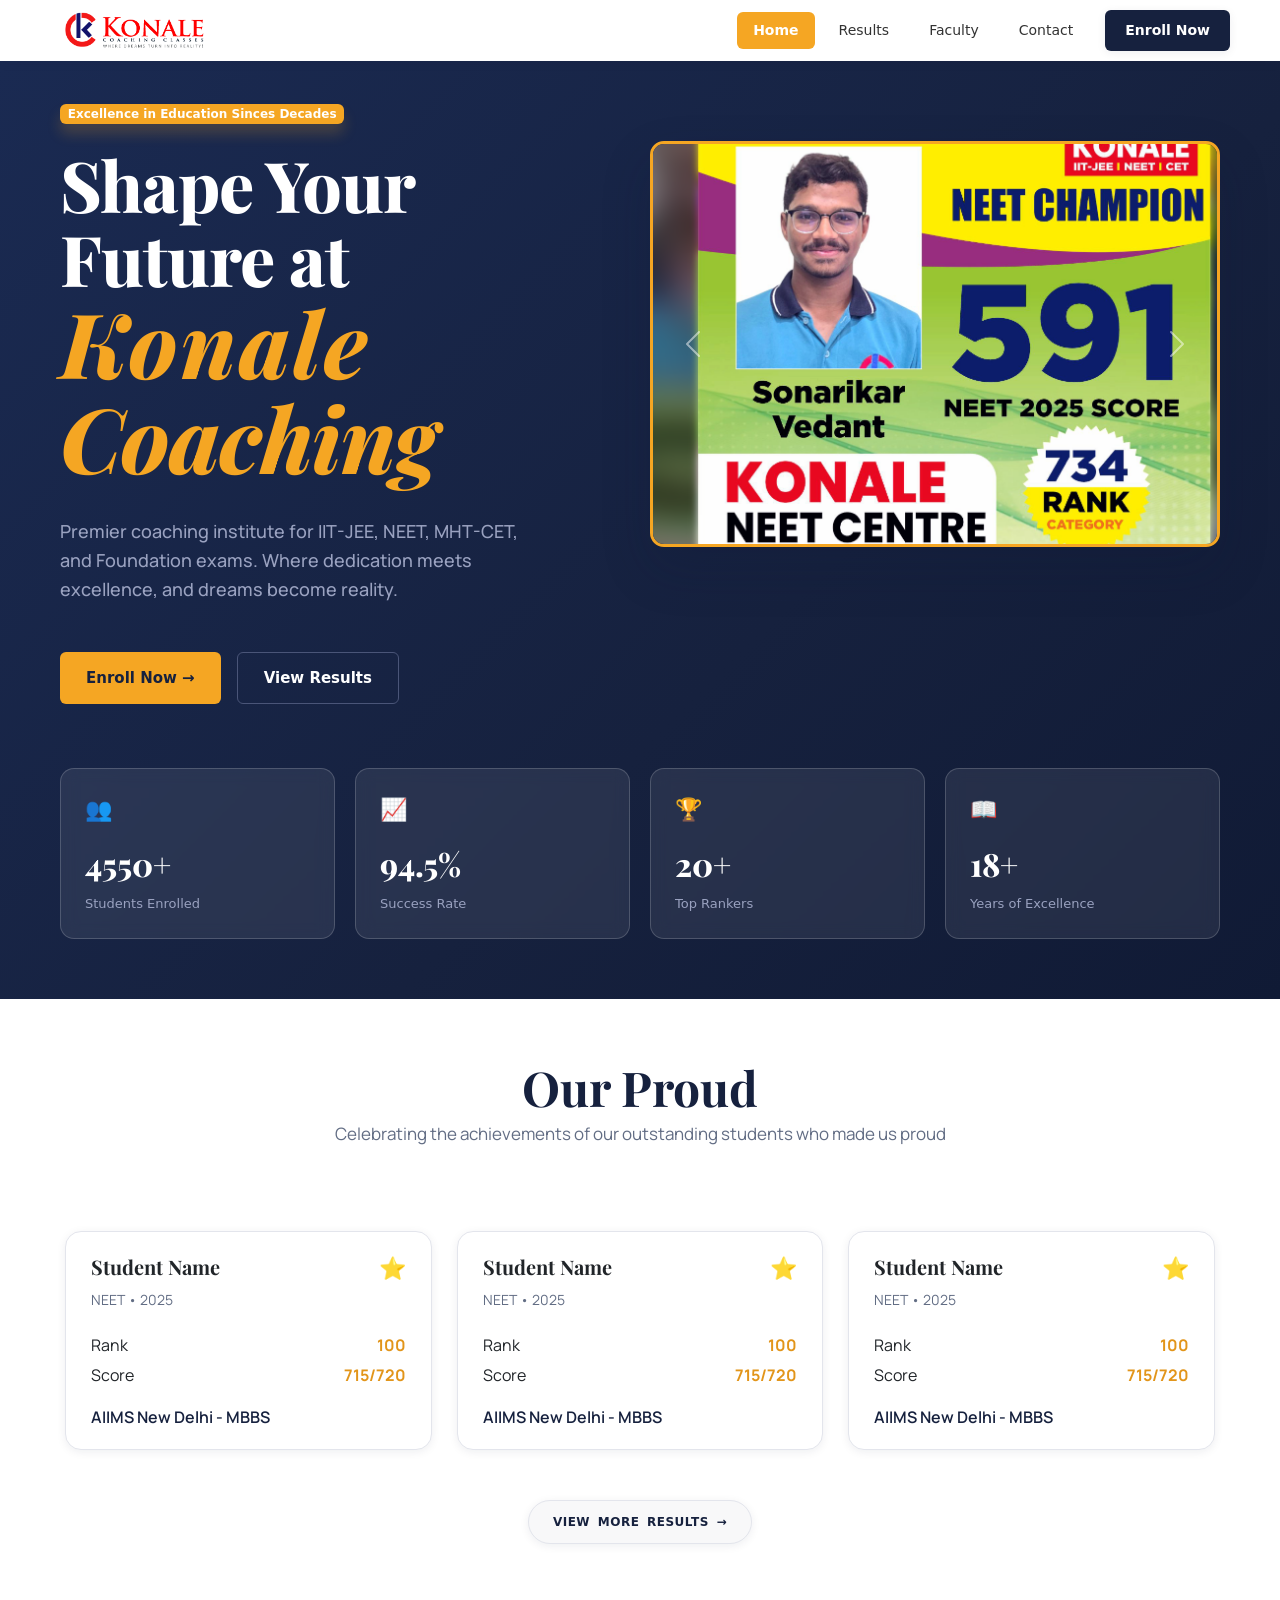
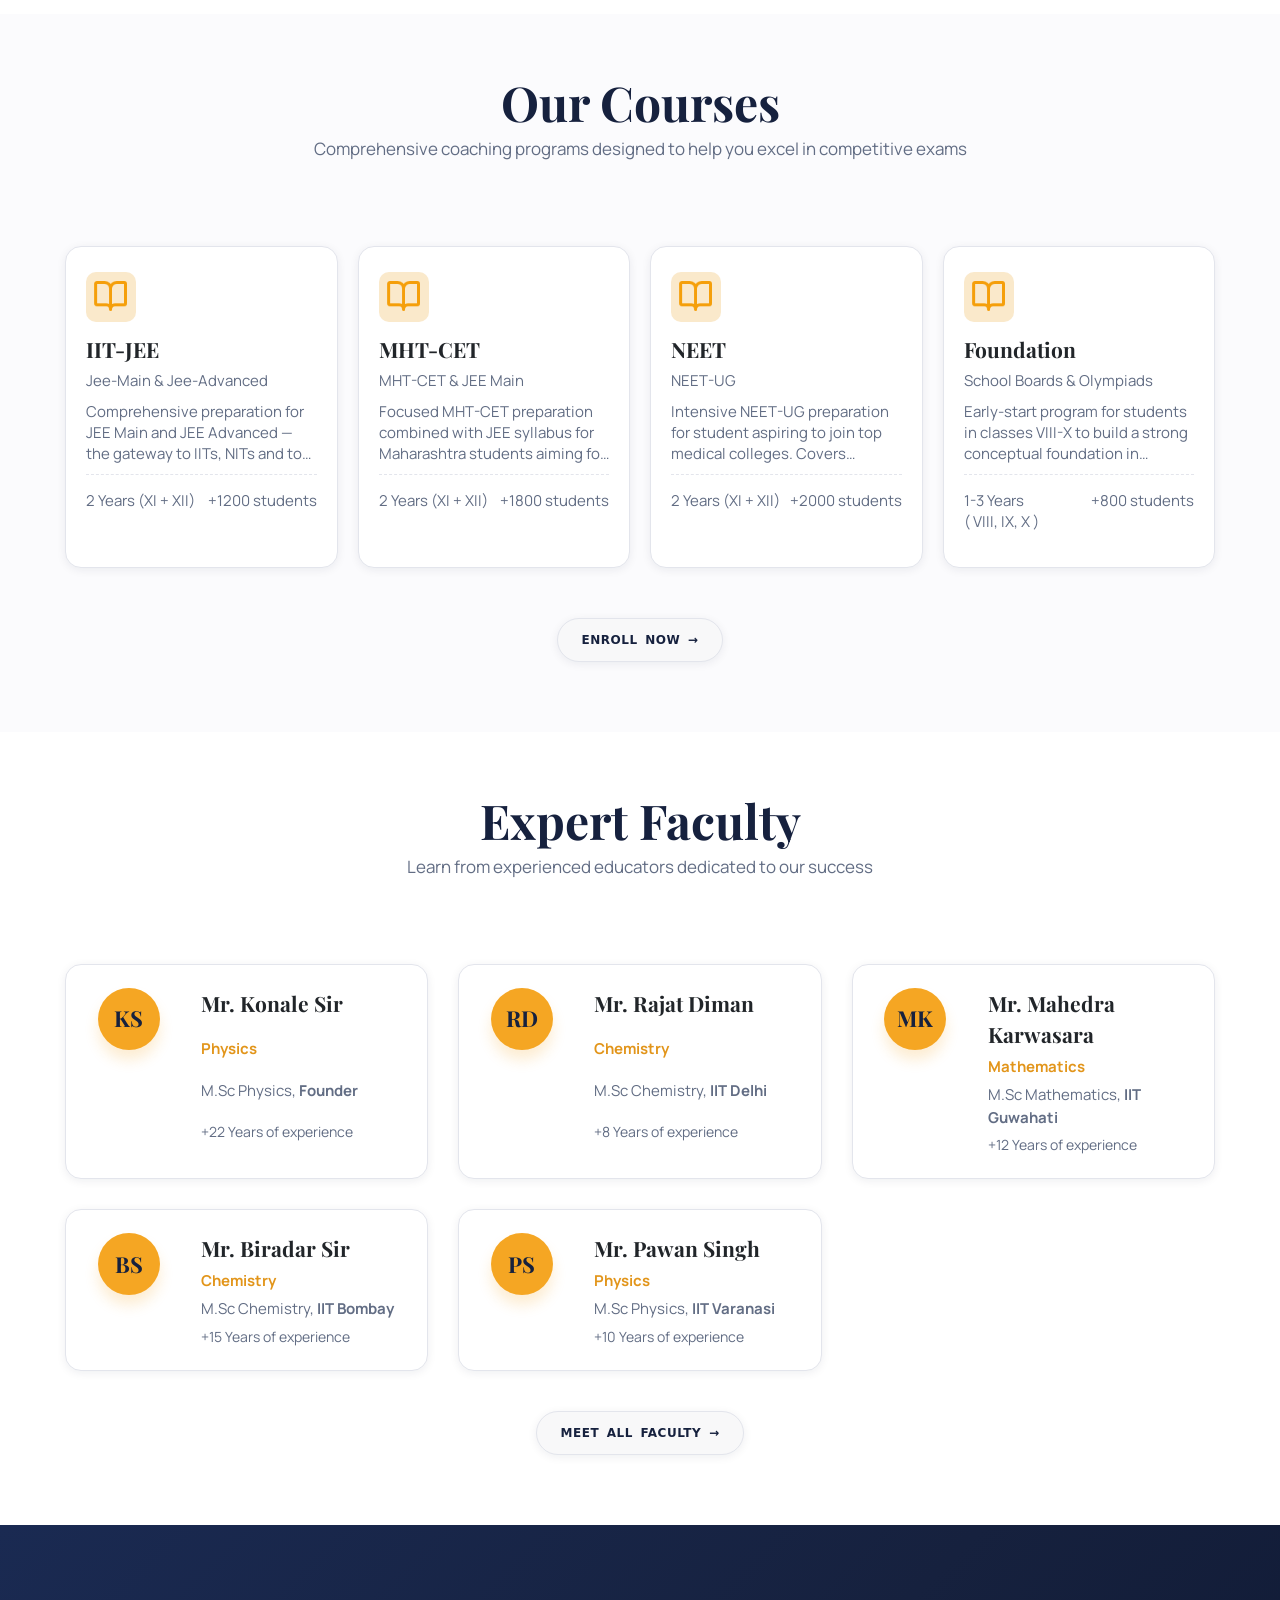
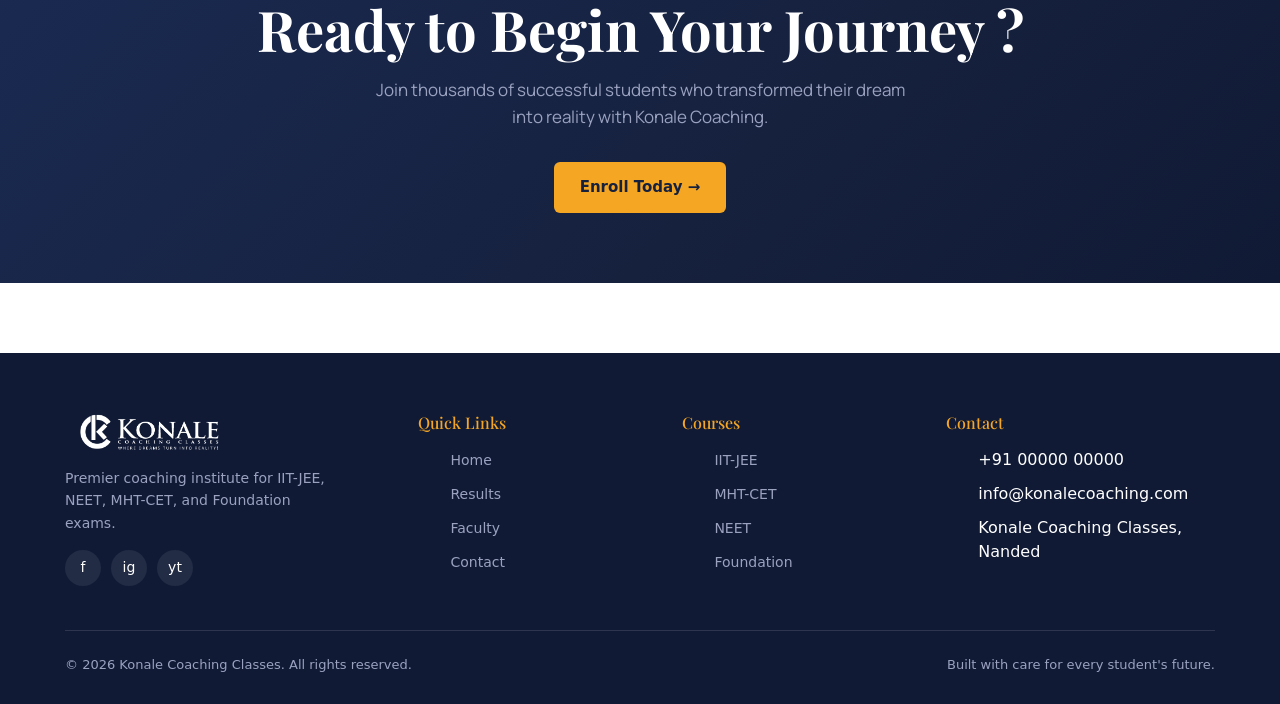
<file: index.html>
<!DOCTYPE html>
<html lang="en">
<head>
	<meta charset="utf-8">
	<meta name="viewport" content="width=device-width, initial-scale=1">
	<meta name="description" content="Konale Coaching Classes — premier coaching for IIT-JEE, NEET, MHT-CET and Foundation exams.">
	<link rel="stylesheet" href="css/style.css">
	<link rel="preconnect" href="https://fonts.googleapis.com">
	<link rel="preconnect" href="https://fonts.gstatic.com" crossorigin>
	<link href="https://fonts.googleapis.com/css2?family=Manrope:wght@400;500;600;700;800&family=Playfair+Display:ital,wght@0,600;0,700;0,800;1,600;1,700&display=swap" rel="stylesheet">
	<link href="https://cdn.jsdelivr.net/npm/bootstrap@5.3.3/dist/css/bootstrap.min.css" rel="stylesheet">

	<title>Konale Coaching Classes</title>
</head>
	<body>

		<header>
		    <nav class="header">
			    <div class="logo">
			        <a href="index.html"><img src="img/KCC-logo.png" class="kcc-logo" alt="Konale Coaching Classes logo"></a>
			    </div>

			    <button class="menu-toggle" id="menuToggle" aria-label="Toggle menu" aria-expanded="false">
			        <span></span><span></span><span></span>
			    </button>

			    <div class="nav-links" id="navLinks">
			      <a href="index.html" class="active">Home</a>
				      <a href="results.html">Results</a>
				      <a href="faculty.html">Faculty</a>
				      <a href="contact.html">Contact</a>
				      <a href="contact.html" class="enroll-btn">Enroll Now</a>
			    </div>
			</nav>
			<div class="nav-overlay" id="navOverlay"></div>
		</header>
	    
	    <main>
			<section class="hero">
				<div class="grid">
					<div class="grid-column-1">
						<span class="badge">
							Excellence in Education Sinces Decades
						</span>

						<h1>
							Shape Your<br>
							Future at<br>
							<span class="accent1">Konale</span><br>
							<span class="accent2">Coaching</span>
						</h1>

						<p class="subtitle">
							Premier coaching institute for IIT-JEE, NEET, MHT-CET, and Foundation exams.
							Where dedication meets excellence, and dreams become reality.
						</p>
					</div>
					<div class="grid-column-2">
						<div id="mySlider" class="carousel slide" data-bs-ride="carousel">
							<div class="carousel-inner">
						        <div class="carousel-item active">
						            <img src="img/1.png" class="d-block w-100" alt="Konale Coaching Classes result">
						        </div>
					            <div class="carousel-item">
					                <img src="img/2.png" class="d-block w-100" alt="Konale Coaching Classes result" loading="lazy">
					            </div>
					            <div class="carousel-item">
					                <img src="img/3.png" class="d-block w-100" alt="Konale Coaching Classes result" loading="lazy">
					            </div>
					            <div class="carousel-item">
					                <img src="img/4.png" class="d-block w-100" alt="Konale Coaching Classes result" loading="lazy">
					            </div>
					            <div class="carousel-item">
					                <img src="img/5.png" class="d-block w-100" alt="Konale Coaching Classes result" loading="lazy">
					            </div>
					            <div class="carousel-item">
					                <img src="img/6.png" class="d-block w-100" alt="Konale Coaching Classes result" loading="lazy">
					            </div>
					            <div class="carousel-item">
					                <img src="img/7.png" class="d-block w-100" alt="Konale Coaching Classes result" loading="lazy">
					            </div>
				        	</div>
					        <button class="carousel-control-prev"
					        		type="button"
					        		data-bs-target="#mySlider"
					        		data-bs-slide="prev"
					        		>
					        	<span class="carousel-control-prev-icon"></span>
					        </button>
					        <button class="carousel-control-next"
					        		type="button"
					        		data-bs-target="#mySlider"
					        		data-bs-slide="next"
					        		>
					        	<span class="carousel-control-next-icon"></span>
					        </button>
					    </div>
					</div>
				</div>

				<div class="hero-buttons">
					<a href="contact.html" class="btn-primary">Enroll Now &rarr;</a>
					<a href="results.html" class="btn-secondary">View Results</a>
				</div>
			    
			    <div class="stats">
					<div class="stat-card">
						<div class="icon">&#128101;</div>
						<div class="number" data-target="4550" data-suffix="+">0</div>
						<div class="label">Students Enrolled</div>
					</div>
					<div class="stat-card">
						<div class="icon">&#128200;</div>
						<div class="number" data-target="94.5" data-decimals="1" data-suffix="%">0%</div>
						<div class="label">Success Rate</div>
					</div>
					<div class="stat-card">
						<div class="icon">&#127942;</div>
						<div class="number" data-target="20" data-suffix="+">0</div>
						<div class="label">Top Rankers</div>
					</div>
					<div class="stat-card">
						<div class="icon">&#128214;</div>
						<div class="number" data-target="18" data-suffix="+">0</div>
						<div class="label">Years of Excellence</div>
					</div>
				</div>
			</section>

			<section class="our-proud">
				<div class="section-title">
					<h2>
						Our Proud
						<p>Celebrating the achievements of our outstanding students who made us proud</p>
					</h2>
				</div>
				<div class="section-grid">
					<div class="proud-banner">
						<div class="proud">
							<div class="proud-name-grid">
								<span class="proud-name">
									Student Name<br>
									<span class="exam-yrs">NEET • 2025</span>
								</span>
								<span class="star-emoji"> ⭐ </span>
							</div>
							<div class="proud-details-grid">
								<span>Rank</span>
								<span class="rank">100</span>
								<span>Score</span>
								<span class="score">715/720</span>
							</div>
							<div class="university">
								AIIMS New Delhi - MBBS
							</div>
						</div>
						<div class="proud">
							<div class="proud-name-grid">
								<span class="proud-name">
									Student Name<br>
									<span class="exam-yrs">NEET • 2025</span>
								</span>
								<span class="star-emoji"> ⭐ </span>
							</div>
							<div class="proud-details-grid">
								<span>Rank</span>
								<span class="rank">100</span>
								<span>Score</span>
								<span class="score">715/720</span>
							</div>
							<div class="university">
								AIIMS New Delhi - MBBS
							</div>
						</div>
						<div class="proud">
							<div class="proud-name-grid">
								<span class="proud-name">
									Student Name<br>
									<span class="exam-yrs">NEET • 2025</span>
								</span>
								<span class="star-emoji"> ⭐ </span>
							</div>
							<div class="proud-details-grid">
								<span>Rank</span>
								<span class="rank">100</span>
								<span>Score</span>
								<span class="score">715/720</span>
							</div>
							<div class="university">
								AIIMS New Delhi - MBBS
							</div>
						</div>
					</div>
				</div>
				<a class="explore-btn-link" href="results.html">VIEW MORE RESULTS →</a>
			</section>

			<section class="our-courses">
				<div class="section-title">
					<h2>
						Our Courses
						<p>Comprehensive coaching programs designed to help you excel in competitive exams</p>
					</h2>
				</div>
				<div class="section-grid">
					<div class="course-banner">
						<a href="course.html?course=jee" class="course">
							<span>
								<img src="img/book.png" class="book-png" alt="">
							</span>
							<span><h3>IIT-JEE</h3></span>
							<span><p>Jee-Main & Jee-Advanced</p></span>
							<span><p>Comprehensive preparation for JEE Main and JEE Advanced — the gateway to IITs, NITs and top engineering colleges. Our IIT-JEE program covers Physics, Chemistry, and Mathematics with deep conceptual clarity and problem-solving speed.</p></span>
							<div class="course-duration-grid">
								<span class="course-duration"><p>2 Years (XI + XII)</p></span>
								<span class="course-student"><p>+1200 students</p></span>
							</div>
						</a>
						<a href="course.html?course=cet" class="course">
							<span>
								<img src="img/book.png" class="book-png" alt="">
							</span>
							<span><h3>MHT-CET</h3></span>
							<span><p>MHT-CET & JEE Main</p></span>
							<span><p>Focused MHT-CET preparation combined with JEE syllabus for Maharashtra students aiming for top engineering colleges. Covers Physics, Chemistry and Mathematics aligned to the Maharashtra state board and CET pattern.</p></span>
							<div class="course-duration-grid">
								<span class="course-duration"><p>2 Years (XI + XII)</p></span>
								<span class="course-student"><p>+1800 students</p></span>
							</div>
						</a>
						<a href="course.html?course=neet" class="course">
							<span>
								<img src="img/book.png" class="book-png" alt="">
							</span>
							<span><h3>NEET</h3></span>
							<span><p>NEET-UG</p></span>
							<span><p>Intensive NEET-UG preparation for student aspiring to join top medical colleges. Covers Physics, Chemistry and Biology with special focus on Ncert and application-based questions.</p></span>
							<div class="course-duration-grid">
								<span class="course-duration"><p>2 Years (XI + XII)</p></span>
								<span class="course-student"><p>+2000 students</p></span>
							</div>
						</a>
						<a href="course.html?course=foundation" class="course">
							<span>
								<img src="img/book.png" class="book-png" alt="">
							</span>
							<span><h3>Foundation</h3></span>
							<span><p>School Boards & Olympiads</p></span>
							<span><p>Early-start program for students in classes VIII-X to build a strong conceptual foundation in Science and Mathematics. Designed to prepare students for competitive exams ahead of time. </p></span>
							<div class="course-duration-grid">
								<span class="course-duration"><p>1-3 Years<br>( VIII, IX, X )</p></span>
								<span class="course-student"><p>+800 students</p></span>
							</div>
						</a>
					</div>
				</div>
				<a class="explore-btn-link" href="contact.html">ENROLL NOW → </a>
			</section>

			<section class="our-experts">
				<div class="section-title">
					<h2>Expert Faculty
					    <p>Learn from experienced educators dedicated to our success</p>
					</h2>
				</div>
				<div class="section-grid">
					<div class="expert-banner">
						<div class="expert-details">
							<div class="expert-call">
								<span>KS</span>
							</div>
							<div class="expert-name">
								<span class="name">Mr. Konale Sir</span>
								<span class="sub">Physics</span>
								<span class="edu">M.Sc Physics, <b>Founder</b></span>
								<span class="exp">+22 Years of experience</span>
							</div>
						</div>
						<div class="expert-details">
							<div class="expert-call">
								<span>RD</span>
							</div>
							<div class="expert-name">
								<span class="name">Mr. Rajat Diman</span>
								<span class="sub">Chemistry</span>
								<span class="edu">M.Sc Chemistry, <b>IIT Delhi</b></span>
								<span class="exp">+8 Years of experience</span>
							</div>
						</div>
						<div class="expert-details">
							<div class="expert-call">
								<span>MK</span>
							</div>
							<div class="expert-name">
								<span class="name">Mr. Mahedra Karwasara</span>
								<span class="sub">Mathematics</span>
								<span class="edu">M.Sc Mathematics, <b>IIT Guwahati</b></span>
								<span class="exp">+12 Years of experience</span>
							</div>
						</div>
						<div class="expert-details">
							<div class="expert-call">
								<span>BS</span>
							</div>
							<div class="expert-name">
								<span class="name">Mr. Biradar Sir</span>
								<span class="sub">Chemistry</span>
								<span class="edu">M.Sc Chemistry, <b>IIT Bombay</b></span>
								<span class="exp">+15 Years of experience</span>
							</div>
						</div>
						<div class="expert-details">
							<div class="expert-call">
								<span>PS</span>
							</div>
							<div class="expert-name">
								<span class="name">Mr. Pawan Singh</span>
								<span class="sub">Physics</span>
								<span class="edu">M.Sc Physics, <b>IIT Varanasi</b></span>
								<span class="exp">+10 Years of experience</span>
							</div>
						</div>
					</div>
				</div>
				<a class="explore-btn-link" href="faculty.html">MEET ALL FACULTY →</a>
			</section>

			<section class="last-enroll-banner">
				<div class="text">
					<h1>Ready to Begin Your Journey ?
						<p>Join thousands of successful students who transformed their dream into reality with Konale Coaching.</p>
					</h1>
				</div>
				<div class="cta-row">
					<a href="contact.html" class="btn-primary">Enroll Today &rarr;</a>
				</div>
			</section>
		</main>

		<footer>
			<div class="footer">
				<div class="footer-grid">
					<div class="footer-brand">
						<img src="img/KCC-logo.png" class="kcc-logo-footer" alt="Konale Coaching Classes logo">
						<p>Premier coaching institute for IIT-JEE, NEET, MHT-CET, and Foundation exams.</p>
						<div class="footer-social">
							<a href="#" aria-label="Facebook" rel="noopener noreferrer">f</a>
							<a href="#" aria-label="Instagram" rel="noopener noreferrer">ig</a>
							<a href="#" aria-label="YouTube" rel="noopener noreferrer">yt</a>
						</div>
					</div>
					<div class="footer-links">
						<h4>Quick Links</h4>
						<ul>
							<li><a href="index.html">Home</a></li>
							<li><a href="results.html">Results</a></li>
							<li><a href="faculty.html">Faculty</a></li>
							<li><a href="contact.html">Contact</a></li>
						</ul>
					</div>
					<div class="footer-links">
						<h4>Courses</h4>
						<ul>
							<li><a href="course.html?course=jee">IIT-JEE</a></li>
							<li><a href="course.html?course=cet">MHT-CET</a></li>
							<li><a href="course.html?course=neet">NEET</a></li>
							<li><a href="course.html?course=foundation">Foundation</a></li>
						</ul>
					</div>
					<div class="footer-contact">
						<h4>Contact</h4>
						<ul>
							<li>+91 00000 00000</li>
							<li>info@konalecoaching.com</li>
							<li>Konale Coaching Classes, Nanded</li>
						</ul>
					</div>
				</div>
				<div class="footer-bottom">
					<span>© 2026 Konale Coaching Classes. All rights reserved.</span>
					<span>Built with care for every student's future.</span>
				</div>
			</div>
		</footer>

		<button class="back-to-top" id="backToTop" aria-label="Back to top">↑</button>

		<script src="https://cdn.jsdelivr.net/npm/bootstrap@5.3.3/dist/js/bootstrap.bundle.min.js" defer></script>
		<script src="js/main.js" defer></script>

	</body>
</html>
</file>
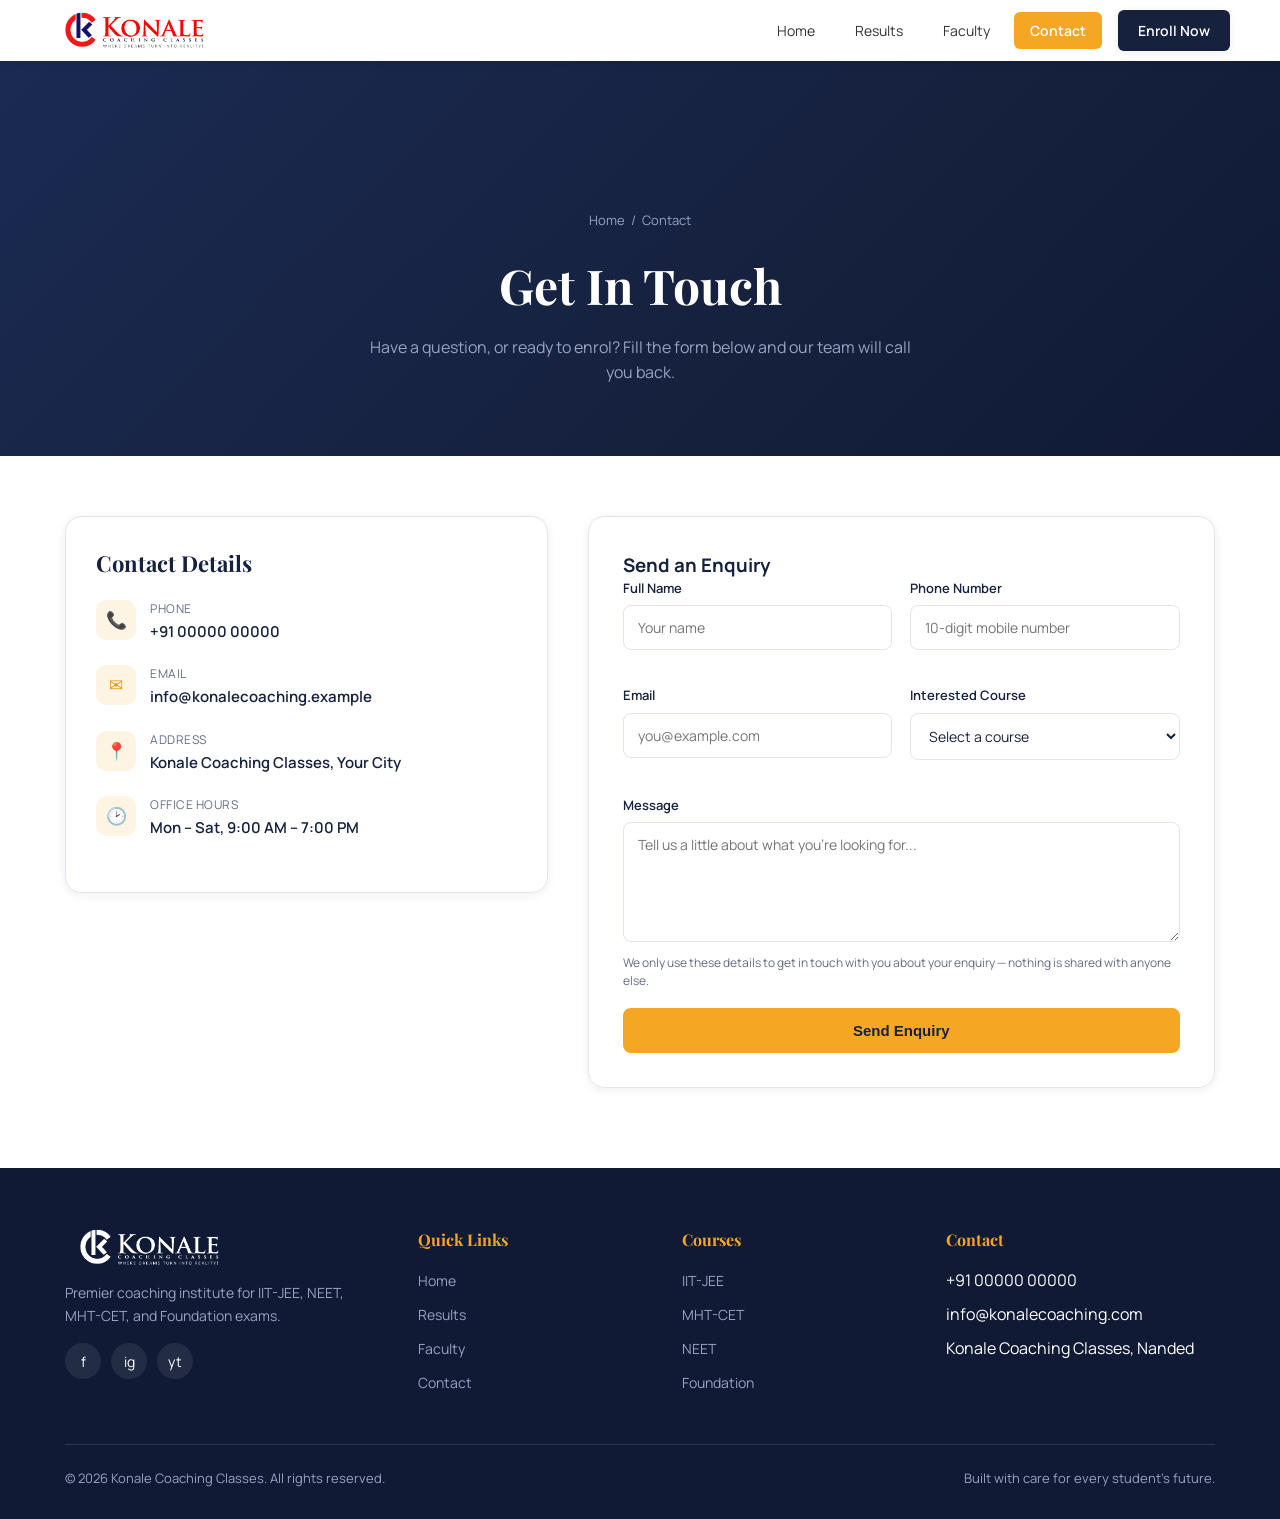
<file: contact.html>
<!DOCTYPE html>
<html lang="en">
<head>
	<meta charset="utf-8">
	<meta name="viewport" content="width=device-width, initial-scale=1">
	<meta name="description" content="Get in touch with Konale Coaching Classes — enrol or ask a question.">
	<link rel="stylesheet" href="css/style.css">
	<link rel="preconnect" href="https://fonts.googleapis.com">
	<link rel="preconnect" href="https://fonts.gstatic.com" crossorigin>
	<link href="https://fonts.googleapis.com/css2?family=Manrope:wght@400;500;600;700;800&family=Playfair+Display:ital,wght@0,600;0,700;0,800;1,600;1,700&display=swap" rel="stylesheet">

	<title>Contact — Konale Coaching Classes</title>
</head>
	<body>

		<header>
		    <nav class="header">
			    <div class="logo">
			        <a href="index.html"><img src="img/KCC-logo.png" class="kcc-logo" alt="Konale Coaching Classes logo"></a>
			    </div>

			    <button class="menu-toggle" id="menuToggle" aria-label="Toggle menu" aria-expanded="false">
			        <span></span><span></span><span></span>
			    </button>

			    <div class="nav-links" id="navLinks">
			      <a href="index.html">Home</a>
				      <a href="results.html">Results</a>
				      <a href="faculty.html">Faculty</a>
				      <a href="contact.html" class="active">Contact</a>
				      <a href="contact.html" class="enroll-btn">Enroll Now</a>
			    </div>
			</nav>
			<div class="nav-overlay" id="navOverlay"></div>
		</header>

		<main>
			<section class="page-hero">
				<div class="breadcrumb"><a href="index.html">Home</a> &nbsp;/&nbsp; Contact</div>
				<h1>Get In Touch</h1>
				<p>Have a question, or ready to enrol? Fill the form below and our team will call you back.</p>
			</section>

			<section class="page-content">
				<div class="contact-layout">

					<div class="contact-info-card">
						<h3>Contact Details</h3>

						<div class="contact-info-item">
							<span class="ci-icon">&#128222;</span>
							<div>
								<div class="ci-label">Phone</div>
								<div class="ci-value">+91 00000 00000</div>
							</div>
						</div>

						<div class="contact-info-item">
							<span class="ci-icon">&#9993;</span>
							<div>
								<div class="ci-label">Email</div>
								<div class="ci-value">info@konalecoaching.example</div>
							</div>
						</div>

						<div class="contact-info-item">
							<span class="ci-icon">&#128205;</span>
							<div>
								<div class="ci-label">Address</div>
								<div class="ci-value">Konale Coaching Classes, Your City</div>
							</div>
						</div>

						<div class="contact-info-item">
							<span class="ci-icon">&#128337;</span>
							<div>
								<div class="ci-label">Office Hours</div>
								<div class="ci-value">Mon – Sat, 9:00 AM – 7:00 PM</div>
							</div>
						</div>
					</div>

					<div class="contact-form-card">
						<h3>Send an Enquiry</h3>

						<div class="form-success" id="formSuccess"></div>

						<form id="contactForm" novalidate>
							<div class="form-row">
								<div class="form-group">
									<label for="fullName">Full Name</label>
									<input type="text" id="fullName" name="fullName" placeholder="Your name" autocomplete="name" required>
								</div>
								<div class="form-group">
									<label for="phone">Phone Number</label>
									<input type="tel" id="phone" name="phone" placeholder="10-digit mobile number" pattern="[0-9]{10}" autocomplete="tel" required>
								</div>
							</div>

							<div class="form-row">
								<div class="form-group">
									<label for="email">Email</label>
									<input type="email" id="email" name="email" placeholder="you@example.com" autocomplete="email" required>
								</div>
								<div class="form-group">
									<label for="courseInterest">Interested Course</label>
									<select id="courseInterest" name="courseInterest" required>
										<option value="" disabled selected>Select a course</option>
										<option value="jee">IIT-JEE</option>
										<option value="cet">MHT-CET</option>
										<option value="neet">NEET</option>
										<option value="foundation">Foundation</option>
										<option value="other">Other / Not sure yet</option>
									</select>
								</div>
							</div>

							<div class="form-group">
								<label for="message">Message</label>
								<textarea id="message" name="message" placeholder="Tell us a little about what you're looking for..."></textarea>
							</div>

							<p class="form-note">We only use these details to get in touch with you about your enquiry — nothing is shared with anyone else.</p>

							<button type="submit" class="form-submit-btn">Send Enquiry</button>
						</form>
					</div>

				</div>
			</section>
		</main>

		<footer>
			<div class="footer">
				<div class="footer-grid">
					<div class="footer-brand">
						<img src="img/KCC-logo.png" class="kcc-logo-footer" alt="Konale Coaching Classes logo">
						<p>Premier coaching institute for IIT-JEE, NEET, MHT-CET, and Foundation exams.</p>
						<div class="footer-social">
							<a href="#" aria-label="Facebook" rel="noopener noreferrer">f</a>
							<a href="#" aria-label="Instagram" rel="noopener noreferrer">ig</a>
							<a href="#" aria-label="YouTube" rel="noopener noreferrer">yt</a>
						</div>
					</div>
					<div class="footer-links">
						<h4>Quick Links</h4>
						<ul>
							<li><a href="index.html">Home</a></li>
							<li><a href="results.html">Results</a></li>
							<li><a href="faculty.html">Faculty</a></li>
							<li><a href="contact.html">Contact</a></li>
						</ul>
					</div>
					<div class="footer-links">
						<h4>Courses</h4>
						<ul>
							<li><a href="course.html?course=jee">IIT-JEE</a></li>
							<li><a href="course.html?course=cet">MHT-CET</a></li>
							<li><a href="course.html?course=neet">NEET</a></li>
							<li><a href="course.html?course=foundation">Foundation</a></li>
						</ul>
					</div>
					<div class="footer-contact">
						<h4>Contact</h4>
						<ul>
							<li>+91 00000 00000</li>
							<li>info@konalecoaching.com</li>
							<li>Konale Coaching Classes, Nanded</li>
						</ul>
					</div>
				</div>
				<div class="footer-bottom">
					<span>© 2026 Konale Coaching Classes. All rights reserved.</span>
					<span>Built with care for every student's future.</span>
				</div>
			</div>
		</footer>

		<button class="back-to-top" id="backToTop" aria-label="Back to top">↑</button>

		<script src="js/main.js" defer></script>

	</body>
</html>
</file>
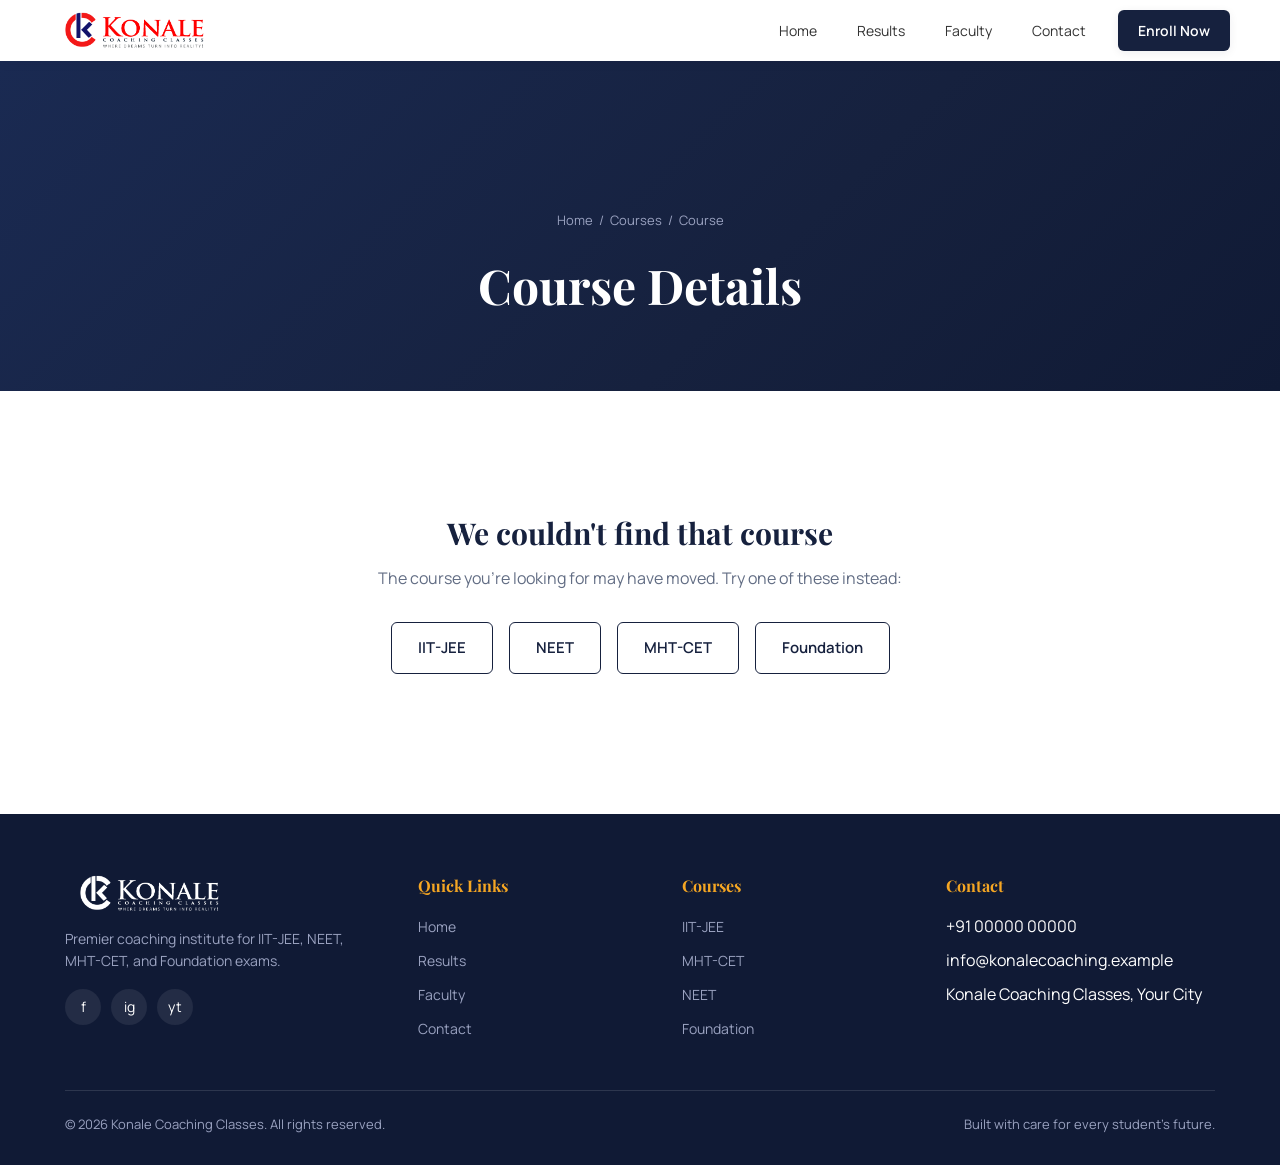
<file: course.html>
<!DOCTYPE html>
<html lang="en">
<head>
	<meta charset="utf-8">
	<meta name="viewport" content="width=device-width, initial-scale=1">
	<meta name="description" content="Course details — Konale Coaching Classes.">
	<link rel="stylesheet" href="css/style.css">
	<link rel="preconnect" href="https://fonts.googleapis.com">
	<link rel="preconnect" href="https://fonts.gstatic.com" crossorigin>
	<link href="https://fonts.googleapis.com/css2?family=Manrope:wght@400;500;600;700;800&family=Playfair+Display:ital,wght@0,600;0,700;0,800;1,600;1,700&display=swap" rel="stylesheet">

	<title>Course — Konale Coaching Classes</title>
</head>
	<body>

		<header>
		    <nav class="header">
			    <div class="logo">
			        <a href="index.html"><img src="img/KCC-logo.png" class="kcc-logo" alt="Konale Coaching Classes logo"></a>
			    </div>

			    <button class="menu-toggle" id="menuToggle" aria-label="Toggle menu" aria-expanded="false">
			        <span></span><span></span><span></span>
			    </button>

			    <div class="nav-links" id="navLinks">
			      <a href="index.html">Home</a>
				      <a href="results.html">Results</a>
				      <a href="faculty.html">Faculty</a>
				      <a href="contact.html">Contact</a>
				      <a href="contact.html" class="enroll-btn">Enroll Now</a>
			    </div>
			</nav>
			<div class="nav-overlay" id="navOverlay"></div>
		</header>

		<main>
			<section class="page-hero">
				<div class="breadcrumb"><a href="index.html">Home</a> &nbsp;/&nbsp; Courses &nbsp;/&nbsp; <span id="cd-breadcrumb-title">Course</span></div>
				<h1>Course Details</h1>
			</section>

			<section class="page-content">

				<!-- Shown once a valid course is found (course.js fills these in) -->
				<div class="course-detail-grid" id="courseFound" style="display:none;">
					<div class="course-detail-main">
						<span class="course-tag" id="cd-tag">Course</span>
						<h2 id="cd-title">Course Title</h2>
						<p class="course-desc" id="cd-description">Loading course details...</p>

						<ul class="course-highlights" id="cd-highlights">
							<!-- filled in by js/course.js -->
						</ul>
					</div>

					<aside class="course-side-card">
						<img id="cd-icon" src="img/book.png" alt="" style="width:44px;height:44px;border-radius:10px;margin-bottom:16px;">
						<div class="csc-row"><span>Duration</span><span id="cd-duration">—</span></div>
						<div class="csc-row"><span>Students</span><span id="cd-students">—</span></div>
						<div class="csc-row"><span>Batches</span><span id="cd-batch">—</span></div>
						<a href="contact.html" class="btn-primary">Enroll Now &rarr;</a>
					</aside>
				</div>

				<!-- Shown if the link doesn't match a real course -->
				<div class="course-not-found" id="courseNotFound" style="display:none;">
					<h2>We couldn't find that course</h2>
					<p>The course you're looking for may have moved. Try one of these instead:</p>
					<div class="hero-buttons" style="justify-content:center;">
						<a href="course.html?course=jee" class="btn-secondary" style="color:#16213e;border-color:#16213e;">IIT-JEE</a>
						<a href="course.html?course=neet" class="btn-secondary" style="color:#16213e;border-color:#16213e;">NEET</a>
						<a href="course.html?course=cet" class="btn-secondary" style="color:#16213e;border-color:#16213e;">MHT-CET</a>
						<a href="course.html?course=foundation" class="btn-secondary" style="color:#16213e;border-color:#16213e;">Foundation</a>
					</div>
				</div>

			</section>
		</main>

		<footer>
			<div class="footer">
				<div class="footer-grid">
					<div class="footer-brand">
						<img src="img/KCC-logo.png" class="kcc-logo-footer" alt="Konale Coaching Classes logo">
						<p>Premier coaching institute for IIT-JEE, NEET, MHT-CET, and Foundation exams.</p>
						<div class="footer-social">
							<a href="#" aria-label="Facebook" rel="noopener noreferrer">f</a>
							<a href="#" aria-label="Instagram" rel="noopener noreferrer">ig</a>
							<a href="#" aria-label="YouTube" rel="noopener noreferrer">yt</a>
						</div>
					</div>
					<div class="footer-links">
						<h4>Quick Links</h4>
						<ul>
							<li><a href="index.html">Home</a></li>
							<li><a href="results.html">Results</a></li>
							<li><a href="faculty.html">Faculty</a></li>
							<li><a href="contact.html">Contact</a></li>
						</ul>
					</div>
					<div class="footer-links">
						<h4>Courses</h4>
						<ul>
							<li><a href="course.html?course=jee">IIT-JEE</a></li>
							<li><a href="course.html?course=cet">MHT-CET</a></li>
							<li><a href="course.html?course=neet">NEET</a></li>
							<li><a href="course.html?course=foundation">Foundation</a></li>
						</ul>
					</div>
					<div class="footer-contact">
						<h4>Contact</h4>
						<ul>
							<li>+91 00000 00000</li>
							<li>info@konalecoaching.example</li>
							<li>Konale Coaching Classes, Your City</li>
						</ul>
					</div>
				</div>
				<div class="footer-bottom">
					<span>© 2026 Konale Coaching Classes. All rights reserved.</span>
					<span>Built with care for every student's future.</span>
				</div>
			</div>
		</footer>

		<button class="back-to-top" id="backToTop" aria-label="Back to top">↑</button>

		<script src="js/course-data.js" defer></script>
		<script src="js/course.js" defer></script>
		<script src="js/main.js" defer></script>

	</body>
</html>
</file>
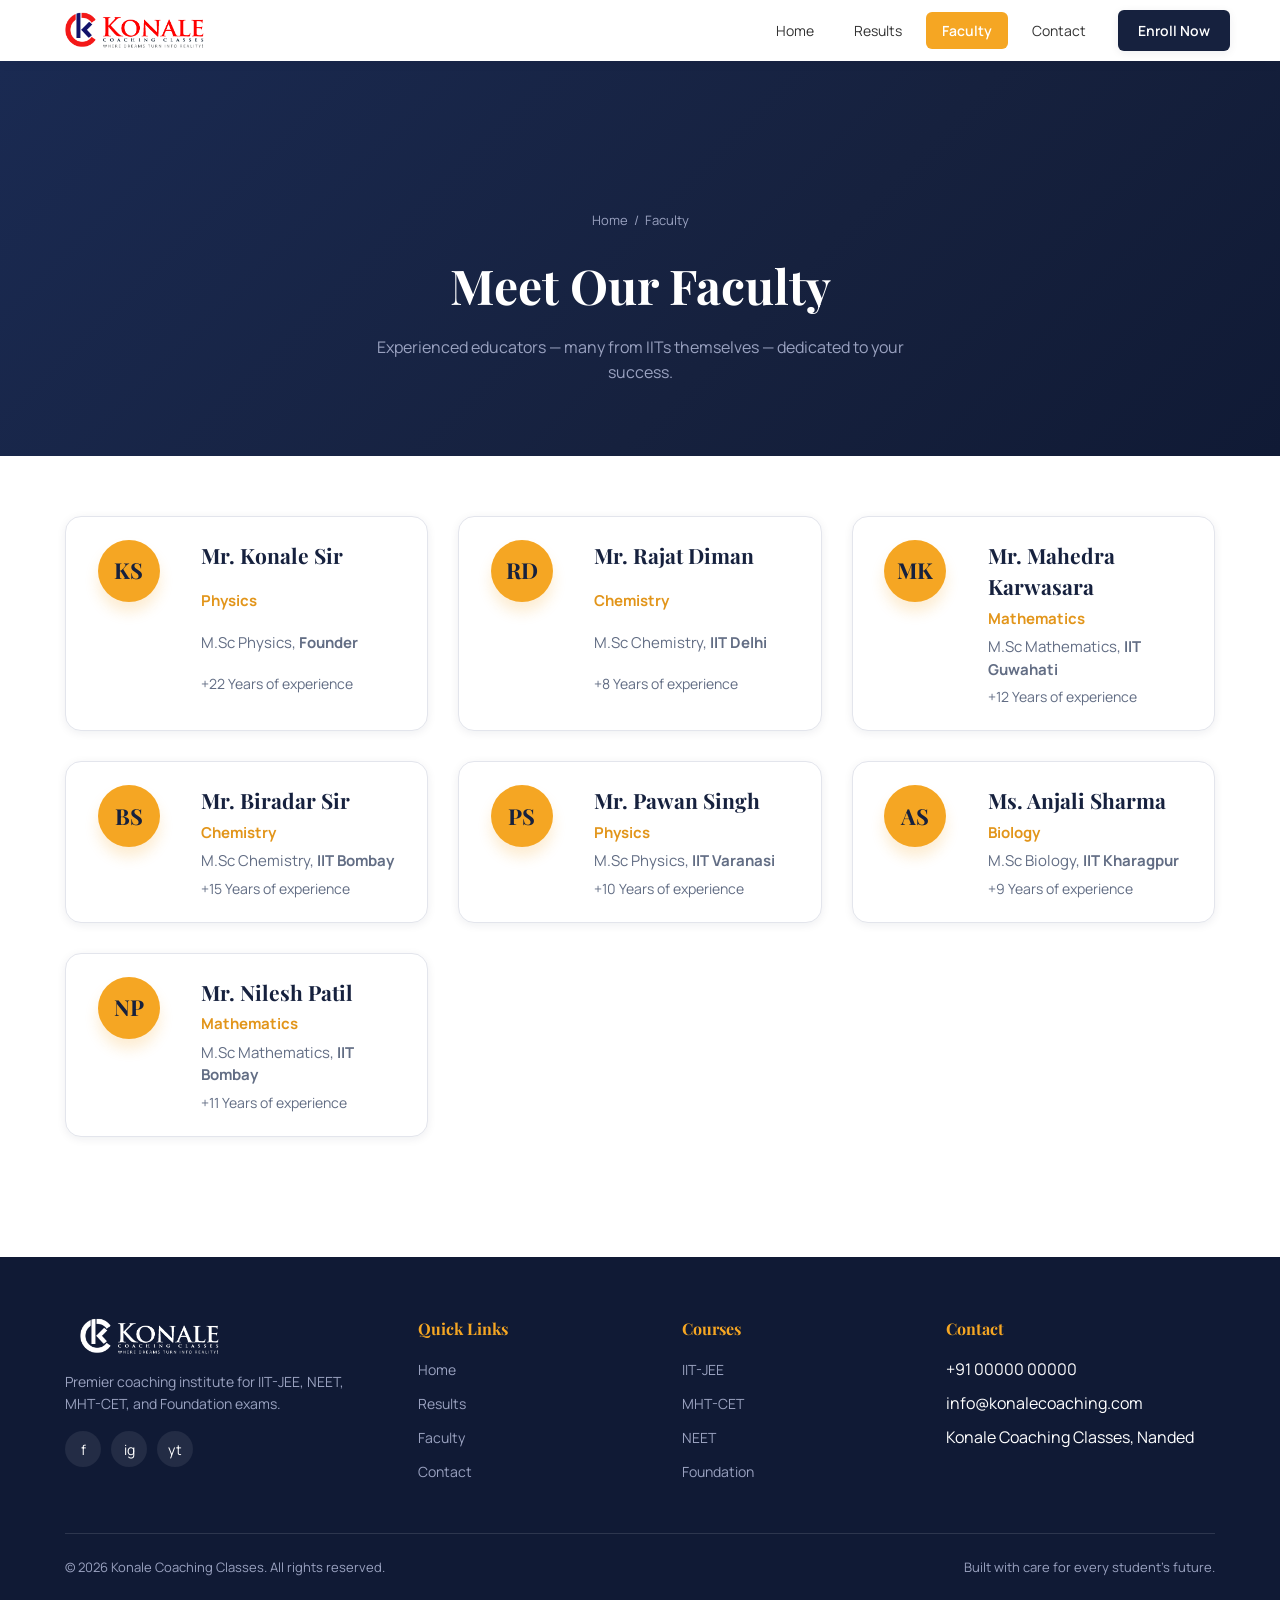
<file: faculty.html>
<!DOCTYPE html>
<html lang="en">
<head>
	<meta charset="utf-8">
	<meta name="viewport" content="width=device-width, initial-scale=1">
	<meta name="description" content="Meet the expert faculty at Konale Coaching Classes.">
	<link rel="stylesheet" href="css/style.css">
	<link rel="preconnect" href="https://fonts.googleapis.com">
	<link rel="preconnect" href="https://fonts.gstatic.com" crossorigin>
	<link href="https://fonts.googleapis.com/css2?family=Manrope:wght@400;500;600;700;800&family=Playfair+Display:ital,wght@0,600;0,700;0,800;1,600;1,700&display=swap" rel="stylesheet">

	<title>Faculty — Konale Coaching Classes</title>
</head>
	<body>

		<header>
		    <nav class="header">
			    <div class="logo">
			        <a href="index.html"><img src="img/KCC-logo.png" class="kcc-logo" alt="Konale Coaching Classes logo"></a>
			    </div>

			    <button class="menu-toggle" id="menuToggle" aria-label="Toggle menu" aria-expanded="false">
			        <span></span><span></span><span></span>
			    </button>

			    <div class="nav-links" id="navLinks">
			      <a href="index.html">Home</a>
				      <a href="results.html">Results</a>
				      <a href="faculty.html" class="active">Faculty</a>
				      <a href="contact.html">Contact</a>
				      <a href="contact.html" class="enroll-btn">Enroll Now</a>
			    </div>
			</nav>
			<div class="nav-overlay" id="navOverlay"></div>
		</header>

		<main>
			<section class="page-hero">
				<div class="breadcrumb"><a href="index.html">Home</a> &nbsp;/&nbsp; Faculty</div>
				<h1>Meet Our Faculty</h1>
				<p>Experienced educators — many from IITs themselves — dedicated to your success.</p>
			</section>

			<section class="page-content">
				<div class="expert-banner">

					<div class="expert-details">
						<div class="expert-call"><span>KS</span></div>
						<div class="expert-name">
							<span class="name">Mr. Konale Sir</span>
							<span class="sub">Physics</span>
							<span class="edu">M.Sc Physics, <b>Founder</b></span>
							<span class="exp">+22 Years of experience</span>
						</div>
					</div>

					<div class="expert-details">
						<div class="expert-call"><span>RD</span></div>
						<div class="expert-name">
							<span class="name">Mr. Rajat Diman</span>
							<span class="sub">Chemistry</span>
							<span class="edu">M.Sc Chemistry, <b>IIT Delhi</b></span>
							<span class="exp">+8 Years of experience</span>
						</div>
					</div>

					<div class="expert-details">
						<div class="expert-call"><span>MK</span></div>
						<div class="expert-name">
							<span class="name">Mr. Mahedra Karwasara</span>
							<span class="sub">Mathematics</span>
							<span class="edu">M.Sc Mathematics, <b>IIT Guwahati</b></span>
							<span class="exp">+12 Years of experience</span>
						</div>
					</div>

					<div class="expert-details">
						<div class="expert-call"><span>BS</span></div>
						<div class="expert-name">
							<span class="name">Mr. Biradar Sir</span>
							<span class="sub">Chemistry</span>
							<span class="edu">M.Sc Chemistry, <b>IIT Bombay</b></span>
							<span class="exp">+15 Years of experience</span>
						</div>
					</div>

					<div class="expert-details">
						<div class="expert-call"><span>PS</span></div>
						<div class="expert-name">
							<span class="name">Mr. Pawan Singh</span>
							<span class="sub">Physics</span>
							<span class="edu">M.Sc Physics, <b>IIT Varanasi</b></span>
							<span class="exp">+10 Years of experience</span>
						</div>
					</div>

					<div class="expert-details">
						<div class="expert-call"><span>AS</span></div>
						<div class="expert-name">
							<span class="name">Ms. Anjali Sharma</span>
							<span class="sub">Biology</span>
							<span class="edu">M.Sc Biology, <b>IIT Kharagpur</b></span>
							<span class="exp">+9 Years of experience</span>
						</div>
					</div>

					<div class="expert-details">
						<div class="expert-call"><span>NP</span></div>
						<div class="expert-name">
							<span class="name">Mr. Nilesh Patil</span>
							<span class="sub">Mathematics</span>
							<span class="edu">M.Sc Mathematics, <b>IIT Bombay</b></span>
							<span class="exp">+11 Years of experience</span>
						</div>
					</div>

				</div>
			</section>
		</main>

		<footer>
			<div class="footer">
				<div class="footer-grid">
					<div class="footer-brand">
						<img src="img/KCC-logo.png" class="kcc-logo-footer" alt="Konale Coaching Classes logo">
						<p>Premier coaching institute for IIT-JEE, NEET, MHT-CET, and Foundation exams.</p>
						<div class="footer-social">
							<a href="#" aria-label="Facebook" rel="noopener noreferrer">f</a>
							<a href="#" aria-label="Instagram" rel="noopener noreferrer">ig</a>
							<a href="#" aria-label="YouTube" rel="noopener noreferrer">yt</a>
						</div>
					</div>
					<div class="footer-links">
						<h4>Quick Links</h4>
						<ul>
							<li><a href="index.html">Home</a></li>
							<li><a href="results.html">Results</a></li>
							<li><a href="faculty.html">Faculty</a></li>
							<li><a href="contact.html">Contact</a></li>
						</ul>
					</div>
					<div class="footer-links">
						<h4>Courses</h4>
						<ul>
							<li><a href="course.html?course=jee">IIT-JEE</a></li>
							<li><a href="course.html?course=cet">MHT-CET</a></li>
							<li><a href="course.html?course=neet">NEET</a></li>
							<li><a href="course.html?course=foundation">Foundation</a></li>
						</ul>
					</div>
					<div class="footer-contact">
						<h4>Contact</h4>
						<ul>
							<li>+91 00000 00000</li>
							<li>info@konalecoaching.com</li>
							<li>Konale Coaching Classes, Nanded</li>
						</ul>
					</div>
				</div>
				<div class="footer-bottom">
					<span>© 2026 Konale Coaching Classes. All rights reserved.</span>
					<span>Built with care for every student's future.</span>
				</div>
			</div>
		</footer>

		<button class="back-to-top" id="backToTop" aria-label="Back to top">↑</button>

		<script src="js/main.js" defer></script>

	</body>
</html>
</file>
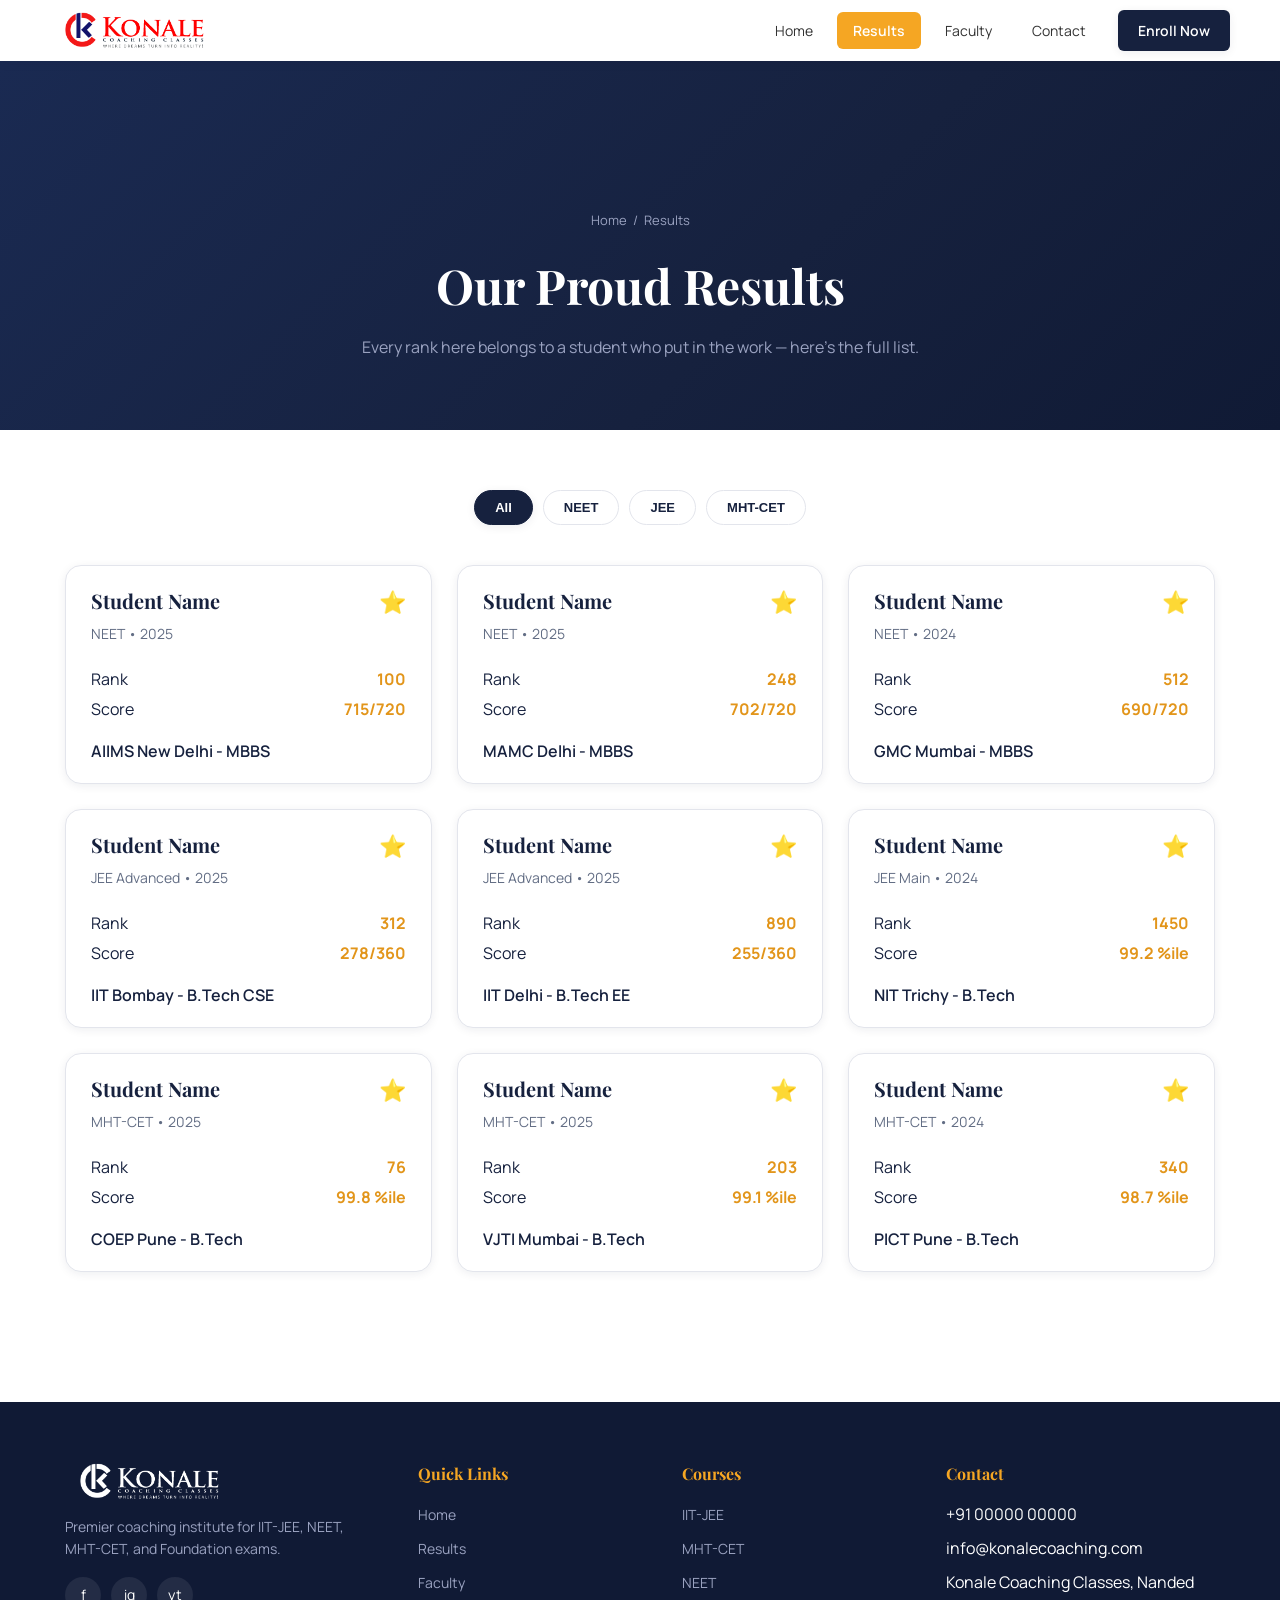
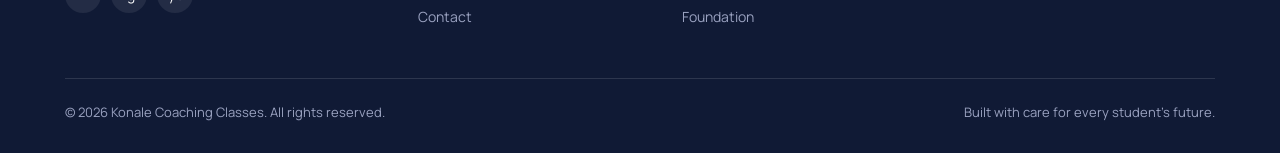
<file: results.html>
<!DOCTYPE html>
<html lang="en">
<head>
	<meta charset="utf-8">
	<meta name="viewport" content="width=device-width, initial-scale=1">
	<meta name="description" content="See the results of Konale Coaching Classes students in NEET, JEE and MHT-CET.">
	<link rel="stylesheet" href="css/style.css">
	<link rel="preconnect" href="https://fonts.googleapis.com">
	<link rel="preconnect" href="https://fonts.gstatic.com" crossorigin>
	<link href="https://fonts.googleapis.com/css2?family=Manrope:wght@400;500;600;700;800&family=Playfair+Display:ital,wght@0,600;0,700;0,800;1,600;1,700&display=swap" rel="stylesheet">

	<title>Results — Konale Coaching Classes</title>
</head>
	<body>

		<header>
		    <nav class="header">
			    <div class="logo">
			        <a href="index.html"><img src="img/KCC-logo.png" class="kcc-logo" alt="Konale Coaching Classes logo"></a>
			    </div>

			    <button class="menu-toggle" id="menuToggle" aria-label="Toggle menu" aria-expanded="false">
			        <span></span><span></span><span></span>
			    </button>

			    <div class="nav-links" id="navLinks">
			      <a href="index.html">Home</a>
				      <a href="results.html" class="active">Results</a>
				      <a href="faculty.html">Faculty</a>
				      <a href="contact.html">Contact</a>
				      <a href="contact.html" class="enroll-btn">Enroll Now</a>
			    </div>
			</nav>
			<div class="nav-overlay" id="navOverlay"></div>
		</header>

		<main>
			<section class="page-hero">
				<div class="breadcrumb"><a href="index.html">Home</a> &nbsp;/&nbsp; Results</div>
				<h1>Our Proud Results</h1>
				<p>Every rank here belongs to a student who put in the work — here's the full list.</p>
			</section>

			<section class="page-content">
				<div class="filter-row">
					<button class="filter-chip active" data-filter="all">All</button>
					<button class="filter-chip" data-filter="neet">NEET</button>
					<button class="filter-chip" data-filter="jee">JEE</button>
					<button class="filter-chip" data-filter="cet">MHT-CET</button>
				</div>

				<div class="proud-banner">

					<div class="proud" data-exam="neet">
						<div class="proud-name-grid">
							<span class="proud-name">Student Name<br><span class="exam-yrs">NEET • 2025</span></span>
							<span class="star-emoji"> ⭐ </span>
						</div>
						<div class="proud-details-grid">
							<span>Rank</span><span class="rank">100</span>
							<span>Score</span><span class="score">715/720</span>
						</div>
						<div class="university">AIIMS New Delhi - MBBS</div>
					</div>

					<div class="proud" data-exam="neet">
						<div class="proud-name-grid">
							<span class="proud-name">Student Name<br><span class="exam-yrs">NEET • 2025</span></span>
							<span class="star-emoji"> ⭐ </span>
						</div>
						<div class="proud-details-grid">
							<span>Rank</span><span class="rank">248</span>
							<span>Score</span><span class="score">702/720</span>
						</div>
						<div class="university">MAMC Delhi - MBBS</div>
					</div>

					<div class="proud" data-exam="neet">
						<div class="proud-name-grid">
							<span class="proud-name">Student Name<br><span class="exam-yrs">NEET • 2024</span></span>
							<span class="star-emoji"> ⭐ </span>
						</div>
						<div class="proud-details-grid">
							<span>Rank</span><span class="rank">512</span>
							<span>Score</span><span class="score">690/720</span>
						</div>
						<div class="university">GMC Mumbai - MBBS</div>
					</div>

					<div class="proud" data-exam="jee">
						<div class="proud-name-grid">
							<span class="proud-name">Student Name<br><span class="exam-yrs">JEE Advanced • 2025</span></span>
							<span class="star-emoji"> ⭐ </span>
						</div>
						<div class="proud-details-grid">
							<span>Rank</span><span class="rank">312</span>
							<span>Score</span><span class="score">278/360</span>
						</div>
						<div class="university">IIT Bombay - B.Tech CSE</div>
					</div>

					<div class="proud" data-exam="jee">
						<div class="proud-name-grid">
							<span class="proud-name">Student Name<br><span class="exam-yrs">JEE Advanced • 2025</span></span>
							<span class="star-emoji"> ⭐ </span>
						</div>
						<div class="proud-details-grid">
							<span>Rank</span><span class="rank">890</span>
							<span>Score</span><span class="score">255/360</span>
						</div>
						<div class="university">IIT Delhi - B.Tech EE</div>
					</div>

					<div class="proud" data-exam="jee">
						<div class="proud-name-grid">
							<span class="proud-name">Student Name<br><span class="exam-yrs">JEE Main • 2024</span></span>
							<span class="star-emoji"> ⭐ </span>
						</div>
						<div class="proud-details-grid">
							<span>Rank</span><span class="rank">1450</span>
							<span>Score</span><span class="score">99.2 %ile</span>
						</div>
						<div class="university">NIT Trichy - B.Tech</div>
					</div>

					<div class="proud" data-exam="cet">
						<div class="proud-name-grid">
							<span class="proud-name">Student Name<br><span class="exam-yrs">MHT-CET • 2025</span></span>
							<span class="star-emoji"> ⭐ </span>
						</div>
						<div class="proud-details-grid">
							<span>Rank</span><span class="rank">76</span>
							<span>Score</span><span class="score">99.8 %ile</span>
						</div>
						<div class="university">COEP Pune - B.Tech</div>
					</div>

					<div class="proud" data-exam="cet">
						<div class="proud-name-grid">
							<span class="proud-name">Student Name<br><span class="exam-yrs">MHT-CET • 2025</span></span>
							<span class="star-emoji"> ⭐ </span>
						</div>
						<div class="proud-details-grid">
							<span>Rank</span><span class="rank">203</span>
							<span>Score</span><span class="score">99.1 %ile</span>
						</div>
						<div class="university">VJTI Mumbai - B.Tech</div>
					</div>

					<div class="proud" data-exam="cet">
						<div class="proud-name-grid">
							<span class="proud-name">Student Name<br><span class="exam-yrs">MHT-CET • 2024</span></span>
							<span class="star-emoji"> ⭐ </span>
						</div>
						<div class="proud-details-grid">
							<span>Rank</span><span class="rank">340</span>
							<span>Score</span><span class="score">98.7 %ile</span>
						</div>
						<div class="university">PICT Pune - B.Tech</div>
					</div>

				</div>
			</section>
		</main>

		<footer>
			<div class="footer">
				<div class="footer-grid">
					<div class="footer-brand">
						<img src="img/KCC-logo.png" class="kcc-logo-footer" alt="Konale Coaching Classes logo">
						<p>Premier coaching institute for IIT-JEE, NEET, MHT-CET, and Foundation exams.</p>
						<div class="footer-social">
							<a href="#" aria-label="Facebook" rel="noopener noreferrer">f</a>
							<a href="#" aria-label="Instagram" rel="noopener noreferrer">ig</a>
							<a href="#" aria-label="YouTube" rel="noopener noreferrer">yt</a>
						</div>
					</div>
					<div class="footer-links">
						<h4>Quick Links</h4>
						<ul>
							<li><a href="index.html">Home</a></li>
							<li><a href="results.html">Results</a></li>
							<li><a href="faculty.html">Faculty</a></li>
							<li><a href="contact.html">Contact</a></li>
						</ul>
					</div>
					<div class="footer-links">
						<h4>Courses</h4>
						<ul>
							<li><a href="course.html?course=jee">IIT-JEE</a></li>
							<li><a href="course.html?course=cet">MHT-CET</a></li>
							<li><a href="course.html?course=neet">NEET</a></li>
							<li><a href="course.html?course=foundation">Foundation</a></li>
						</ul>
					</div>
					<div class="footer-contact">
						<h4>Contact</h4>
						<ul>
							<li>+91 00000 00000</li>
							<li>info@konalecoaching.com</li>
							<li>Konale Coaching Classes, Nanded</li>
						</ul>
					</div>
				</div>
				<div class="footer-bottom">
					<span>© 2026 Konale Coaching Classes. All rights reserved.</span>
					<span>Built with care for every student's future.</span>
				</div>
			</div>
		</footer>

		<button class="back-to-top" id="backToTop" aria-label="Back to top">↑</button>

		<script src="js/main.js" defer></script>

	</body>
</html>
</file>
<file: css/style.css>
/* ==========================================================================
   KONALE COACHING CLASSES — MAIN STYLESHEET
   --------------------------------------------------------------------------
   How this file is organised (so it's easy for you to find things):
   1. Variables      -> all colors, fonts, shadows in one place
   2. Base / Reset    -> defaults that apply to the whole site
   3. Reusable pieces  -> buttons, links, cards, animations used everywhere
   4. Header / Nav
   5. Hero section
   6. Stats
   7. "Our Proud" (results) section
   8. "Our Courses" section
   9. "Our Experts" (faculty) section
   10. Call-to-action banner
   11. Footer
   12. Inner-page header (used on results/faculty/contact/course pages)
   13. Contact page
   14. Course detail page
   15. Utility / scroll helpers (reveal animation, back-to-top)
   16. Responsive rules
   ========================================================================== */


/* ===================== 1. VARIABLES ===================== */
/* Change a color or font here and it updates everywhere on the site. */
:root {

    --color-primary: #16213e;
    --color-primary-dark: #101a35;
    --color-primary-light: #1a2a52;
    --color-accent: #f5a623;
    --color-accent-dark: #e2951a;
    --color-white: #ffffff;
    --color-text-muted: #626D84;
    --color-text-on-dark-muted: #9aa2c0;
    --color-border: #e3e5ec;

    /* Fonts - for every heading and body */
    --font-heading: 'Playfair Display', Georgia, serif;
    --font-body: 'Manrope', 'Segoe UI', Arial, sans-serif;

    /* Shadows — reused on every card/button so the whole site feels consistent */
    --shadow-sm: 0 2px 10px rgba(16, 26, 53, 0.07);
    --shadow-md: 0 10px 28px rgba(16, 26, 53, 0.12);
    --shadow-lg: 0 22px 50px rgba(16, 26, 53, 0.20);
    --shadow-glow: 0 10px 14px rgba(245, 166, 35, 0.2);

    /* Motion timing — used on hovers, menus, reveals */
    --transition-fast: all 0.2s ease;
    --transition-base: all 0.3s cubic-bezier(0.4, 0, 0.2, 1);
}


/* ===================== 2. BASE / RESET ===================== */

* {
    margin: 0;
    padding: 0;
    box-sizing: border-box;
}

html {
    scroll-behavior: smooth;
}

body {
    font-family: var(--font-body);
    color: var(--color-primary);
    width: 100%;
    overflow-x: hidden; /* stops any accidental sideways scroll on mobile */
    line-height: 1.5;
}

img {
    max-width: 100%;
    display: block;
}

a {
    font-family: inherit;
}

/* Visible outline for keyboard users — accessibility + looks intentional */
a:focus-visible,
button:focus-visible,
input:focus-visible,
textarea:focus-visible,
select:focus-visible {
    outline: 2px solid var(--color-accent);
    outline-offset: 3px;
    border-radius: 4px;
}

/* Respect people who've asked their OS to reduce motion */
@media (prefers-reduced-motion: reduce) {
    *, *::before, *::after {
        animation-duration: 0.01ms !important;
        animation-iteration-count: 1 !important;
        transition-duration: 0.01ms !important;
        scroll-behavior: auto !important;
    }
}


/* ===================== 3. REUSABLE PIECES ===================== */

section {}

.section-title {
    align-items: center;
    text-align: center;
}

.section-title h2 {
    font-family: var(--font-heading);
    font-size: 48px;
    font-weight: 700;
    color: var(--color-primary);
}

.section-title h2 p {
    font-family: var(--font-body);
    font-size: 17px;
    font-weight: 400;
    color: var(--color-text-muted);
    padding-top: 8px;
}

.section-grid {
    font-family: var(--font-body);
    padding-top: 70px;
}

/* Small pill-style links used across sections, e.g. "VIEW MORE RESULTS" */
.explore-btn-link {
    display: inline-block;
    font-size: 12px;
    word-spacing: 3px;
    letter-spacing: 0.5px;
    color: var(--color-primary);
    border: 1px solid var(--color-border);
    background: #f8f8f9;
    padding: 12px 24px;
    font-weight: 700;
    text-decoration: none;
    border-radius: 30px;
    box-shadow: var(--shadow-sm);
    transition: var(--transition-base);
}

.explore-btn-link:hover {
    background: var(--color-primary);
    color: var(--color-white);
    border-color: var(--color-primary);
    box-shadow: var(--shadow-md);
    transform: translateY(-3px);
}

/* Reveal-on-scroll animation. JS adds "in-view" once a section scrolls
   into sight. If JS ever fails to load, content stays fully visible
   because of the .reveal.no-js fallback further down — nothing is ever
   permanently hidden from a visitor. */
.reveal {
    opacity: 0;
    transform: translateY(28px);
    transition: opacity 0.7s ease, transform 0.7s ease;
}

.reveal.in-view {
    opacity: 1;
    transform: translateY(0);
}

/* Small "lift on hover" used by every card on the site */
.hover-lift {
    transition: var(--transition-base);
}

.hover-lift:hover {
    transform: translateY(-6px);
    box-shadow: var(--shadow-md);
}


/* ===================== 4. HEADER / NAV ===================== */

.header {
    display: flex;
    align-items: center;
    justify-content: space-between;
    background: rgba(255, 255, 255, 0.9);
    backdrop-filter: blur(10px);
    -webkit-backdrop-filter: blur(10px);
    padding: 10px 50px;
    box-shadow: var(--shadow-sm);

    position: fixed;
    top: 0;
    right: 0;
    left: 0;
    z-index: 1000;
    transition: var(--transition-base);
}

/* Slightly stronger shadow once the visitor has scrolled down a bit —
   a small "smart" touch handled by js/main.js */
.header.scrolled {
    box-shadow: var(--shadow-md);
    padding: 8px 50px;
}

.kcc-logo {
    width: 170px;
    height: 40px;
    object-fit: contain;
}

.nav-links {
    display: flex;
    align-items: center;
    gap: 8px;
}

.nav-links a {
    position: relative;
    text-decoration: none;
    color: #333;
    font-size: 14px;
    padding: 8px 16px;
    border-radius: 6px;
    transition: var(--transition-fast);
}

.nav-links a:hover {
    background: #f0f0f0;
}

.nav-links a.active {
    background: var(--color-accent);
    color: var(--color-white);
    font-weight: 600;
}

.nav-links .enroll-btn {
    background: var(--color-primary);
    color: var(--color-white);
    border: none;
    padding: 10px 20px;
    border-radius: 6px;
    font-size: 14px;
    font-weight: 600;
    cursor: pointer;
    margin-left: 8px;
    box-shadow: var(--shadow-sm);
    transition: var(--transition-base);
    text-decoration: none;
    display: inline-block;
}

.nav-links .enroll-btn:hover {
    background: var(--color-border);
    box-shadow: var(--shadow-md);
    color: var(--color-primary-dark);
    transform: translateY(-2px);
}

/* Hamburger button — hidden on desktop, shown on mobile (see section 16) */
.menu-toggle {
    display: none;
    flex-direction: column;
    justify-content: center;
    gap: 5px;
    width: 32px;
    height: 32px;
    background: none;
    border: none;
    cursor: pointer;
    z-index: 1001;
}

.menu-toggle span {
    width: 100%;
    height: 3px;
    background: var(--color-primary);
    border-radius: 2px;
    transition: var(--transition-base);
}

/* Turns the 3 bars into an "X" when the mobile menu is open */
.menu-toggle.active span:nth-child(1) {
    transform: translateY(8px) rotate(45deg);
}
.menu-toggle.active span:nth-child(2) {
    opacity: 0;
}
.menu-toggle.active span:nth-child(3) {
    transform: translateY(-8px) rotate(-45deg);
}

/* Dark overlay behind the mobile menu */
.nav-overlay {
    position: fixed;
    inset: 0;
    background: rgba(16, 26, 53, 0.45);
    opacity: 0;
    pointer-events: none;
    transition: var(--transition-base);
    z-index: 999;
}

.nav-overlay.active {
    opacity: 1;
    pointer-events: all;
}

main {
    background: var(--color-white);
    margin-top: 61px;
}


/* ===================== 5. HERO SECTION ===================== */

.hero {
    background: linear-gradient(135deg, #1a2a52 0%, #16213e 60%, #101a35 100%);
    padding: 40px 60px 60px;
}

.grid {
    align-items: top;
    display: grid;
    grid-template-columns: repeat(2, 1fr);
    gap: 20px;
}

.grid-column-1 {
    width: 100%;
}

.grid-column-2 {
    margin-top: 40px;
    flex: 1;
}

.badge {
    display: inline-block;
    background: var(--color-accent);
    color: var(--color-primary);
    font-size: 13px;
    font-weight: 700;
    padding: 6px 14px;
    border-radius: 4px;
    margin-bottom: 24px;
    box-shadow: var(--shadow-glow);
}

.hero h1 {
    font-family: var(--font-heading);
    font-size: 70px;
    line-height: 1.05;
    color: var(--color-white);
    font-weight: 800;
    letter-spacing: -1px;
}

.hero h1 .accent1,
.hero h1 .accent2 {
    color: var(--color-accent);
    font-size: 90px;
    font-style: italic;
}

.hero h1 .accent1 {
    letter-spacing: 3px;
}

.hero p.subtitle {
    font-family: var(--font-body);
    font-weight: 500;
    max-width: 480px;
    color: var(--color-text-on-dark-muted);
    font-size: 18px;
    line-height: 1.6;
    padding-top: 25px;
}

.carousel-inner {
    width: 100%;
    border-radius: 14px;
    box-shadow: var(--shadow-lg);
    border: 3px solid var(--color-accent);
    overflow: hidden;
}

.carousel-item {
    position: relative;
    float: left;
    width: 100%;
    margin-right: -100%;
}

.w-100 {
    width: 100%;
    height: 400px;
    object-fit: cover;
    transition: transform 6s ease;
}

/* A slow, subtle zoom while a slide is active — adds life without being loud */
.carousel-item.active .w-100 {
    transform: scale(1.06);
}

.hero-buttons {
    display: flex;
    gap: 16px;
    margin-top: 32px;
    flex-wrap: wrap;
}

.btn-primary {
    display: inline-flex;
    align-items: center;
    gap: 8px;
    background: var(--color-accent);
    color: var(--color-primary);
    font-weight: 700;
    font-size: 15px;
    padding: 14px 26px;
    border-radius: 6px;
    border: none;
    cursor: pointer;
    text-decoration: none;
    transition: var(--transition-base);
}

.btn-primary:hover {
    background: var(--color-accent-dark);
    transform: translateY(-3px);
    box-shadow: 0 8px 15px rgba(245, 166, 35, 0.25);
}

.btn-secondary {
    display: inline-flex;
    align-items: center;
    background: transparent;
    color: var(--color-white);
    font-weight: 600;
    font-size: 15px;
    padding: 14px 26px;
    border-radius: 6px;
    border: 1px solid #4a5578;
    cursor: pointer;
    text-decoration: none;
    transition: var(--transition-base);
}

.btn-secondary:hover {
    background: rgba(255, 255, 255, 0.08);
    border-color: var(--color-accent);
    transform: translateY(-3px);
}


/* ===================== 6. STATS ===================== */

.stats {
    display: grid;
    grid-template-columns: repeat(4, 1fr);
    gap: 20px;
    margin-top: 64px;
}

.stat-card {
    background: rgba(255, 255, 255, 0.08);
    backdrop-filter: blur(8px);
    -webkit-backdrop-filter: blur(8px);
    border: 1px solid rgba(255, 255, 255, 0.18);
    border-radius: 14px;
    padding: 24px;
    transition: var(--transition-base);
}

.stat-card:hover {
    background: rgba(255, 255, 255, 0.13);
    box-shadow: var(--shadow-lg);
}

.stat-card .icon {
    color: var(--color-accent);
    font-size: 22px;
    margin-bottom: 14px;
}

.stat-card .number {
    color: var(--color-white);
    font-family: var(--font-heading);
    font-size: 32px;
    font-weight: 800;
    margin-bottom: 6px;
}

.stat-card .label {
    color: var(--color-text-on-dark-muted);
    font-size: 13px;
}


/* ===================== 7. OUR PROUD (RESULTS) ===================== */

.our-proud {
    padding: 60px 65px 70px;
    text-align: center;
}

.proud-banner {
    display: grid;
    grid-template-columns: repeat(3, 1fr);
    gap: 25px;
    padding-bottom: 50px;
}

.proud {
    width: 100%;
    border: 1px solid var(--color-border);
    padding: 20px 25px;
    border-radius: 16px;
    text-align: left;
    background: var(--color-white);
    box-shadow: var(--shadow-sm);
    transition: var(--transition-base);
}

.proud:hover {
    border-color: var(--color-accent);
    box-shadow: var(--shadow-md);
    transform: translateY(-6px);
}

.proud-name-grid {
    display: grid;
    grid-template-columns: repeat(2, 1fr);
}

.proud-name-grid .star-emoji {
    text-align: right;
    font-size: 22px;
}

.proud-name {
    font-family: var(--font-heading);
    font-size: 20px;
    line-height: 30px;
    font-weight: 700;
}

.proud-name .exam-yrs {
    font-family: var(--font-body);
    font-size: 14px;
    font-weight: 400;
    color: var(--color-text-muted);
}

.proud-details-grid {
    display: grid;
    grid-template-columns: repeat(2, 1fr);
    padding-top: 15px;
    line-height: 30px;
}

.proud-details-grid .rank,
.proud-details-grid .score {
    text-align: right;
    font-weight: 700;
    color: var(--color-accent-dark);
}

.university {
    padding-top: 15px;
    font-weight: 600;
    color: var(--color-primary);
}


/* ===================== 8. OUR COURSES ===================== */

.our-courses {
    text-align: center;
    background: #fbfbfd;
    padding: 60px 65px 70px;
}

.course-banner {
    display: grid;
    grid-template-columns: repeat(4, 1fr);
    gap: 20px;
    padding-bottom: 50px;
}

/* Course cards are links now (<a class="course">) so the whole card is
   clickable and takes the visitor to that course's detail page. */
.course-banner a.course {
    padding: 25px 20px 20px;
    border: 1px solid var(--color-border);
    border-radius: 16px;
    text-align: left;
    cursor: pointer;
    background: var(--color-white);
    text-decoration: none;
    color: inherit;
    display: block;
    box-shadow: var(--shadow-sm);
    transition: var(--transition-base);
}

.course-banner a.course:hover {
    border-color: var(--color-accent);
    box-shadow: var(--shadow-md);
    transform: translateY(-6px);
}

.course-banner .course span img {
    width: 50px;
    height: 50px;
    border-radius: 10px;
    transition: var(--transition-base);
}

.course-banner a.course:hover span img {
    transform: scale(1.08) rotate(-4deg);
}

.course-banner .course span h3 {
    font-family: var(--font-heading);
    padding-top: 15px;
    font-size: 21px;
    font-weight: 700;
}

.course-banner .course span p {
    font-size: 15px;
    font-weight: 400;
    color: var(--color-text-muted);
    margin-top: 5px;
    margin-bottom: 10px;
    line-height: 21px;
    display: -webkit-box;
    -webkit-box-orient: vertical;
    -webkit-line-clamp: 3;
    overflow: hidden;
}

.course-duration-grid {
    display: grid;
    grid-template-columns: repeat(2, 1fr);
    gap: 6px;
    padding: 10px 0 5px;
    border-top: 1px dashed var(--color-border);
    margin-top: 8px;
}

.course-duration-grid .course-duration p {
    font-size: 11px;
    color: var(--color-text-muted);
}

.course-duration-grid .course-student {
    text-align: right;
}

.course-duration-grid .course-student p {
    font-size: 11px;
    color: var(--color-accent-dark);
    font-weight: 700;
}


/* ===================== 9. OUR EXPERTS (FACULTY) ===================== */

.our-experts {
    text-align: center;
    padding: 60px 65px 70px;
}

.expert-banner {
    display: grid;
    grid-template-columns: repeat(3, 1fr);
    gap: 30px;
    padding-bottom: 40px;
}

.expert-details {
    display: grid;
    grid-template-columns: 90px 1fr;
    column-gap: 30px;
    border: 1px solid var(--color-border);
    border-radius: 16px;
    padding: 18px 15px;
    cursor: default;
    background: var(--color-white);
    box-shadow: var(--shadow-sm);
    transition: var(--transition-base);
}

.expert-details:hover {
    border-color: var(--color-accent);
    box-shadow: var(--shadow-md);
    transform: translateY(-6px);
}

.expert-call {
    text-align: center;
    margin-top: 5px;
    margin-left: 5px;
}

.expert-call span {
    display: inline-flex;
    align-items: center;
    justify-content: center;
    width: 62px;
    height: 62px;
    font-family: var(--font-heading);
    font-size: 22px;
    font-weight: 700;
    color: var(--color-primary);
    background: var(--color-accent);
    border-radius: 50%;
    box-shadow: var(--shadow-glow);
}

.expert-name {
    display: grid;
    font-size: 15px;
    text-align: left;
}

.expert-name .name {
    padding: 5px 0;
    font-family: var(--font-heading);
    font-size: 21px;
    font-weight: 700;
}

.expert-name .sub {
    font-size: 15px;
    font-weight: 700;
    color: var(--color-accent-dark);
}

.expert-name .edu {
    padding: 6px 0 0;
    font-size: 15px;
    font-weight: 400;
    color: var(--color-text-muted);
}

.expert-name .exp {
    padding: 5px 0;
    font-size: 14px;
    font-weight: 400;
    color: var(--color-text-muted);
}


/* ===================== 10. CALL-TO-ACTION BANNER ===================== */

.last-enroll-banner {
    background: linear-gradient(135deg, #1a2a52 0%, #16213e 60%, #101a35 100%);
    padding: 70px 65px;
    margin: 0 0 70px;
    text-align: center;
    position: relative;
    overflow: hidden;
}

/* A soft glow behind the heading — the one decorative flourish on this
   banner, kept subtle so it doesn't fight the text */
.last-enroll-banner::before {
    content: "";
    position: absolute;
    top: 50%;
    left: 50%;
    width: 480px;
    height: 480px;
    transform: translate(-50%, -50%);
    pointer-events: none;
}

.last-enroll-banner .text {
    position: relative;
    z-index: 1;
}

.last-enroll-banner .text h1 {
    font-family: var(--font-heading);
    font-size: 56px;
    font-weight: 700;
    color: var(--color-white);
    line-height: 1.2;
}

.last-enroll-banner .text h1 p {
    font-family: var(--font-body);
    padding: 14px 0 0;
    font-size: 17px;
    font-weight: 400;
    line-height: 1.6;
    margin: 0 auto;
    max-width: 560px;
    color: var(--color-text-on-dark-muted);
}

.last-enroll-banner .cta-row {
    position: relative;
    z-index: 1;
    margin-top: 32px;
}


/* ===================== 11. FOOTER ===================== */

.footer {
    background: var(--color-primary-dark);
    color: var(--color-white);
    padding: 60px 65px 30px;
}

.footer-grid {
    display: grid;
    grid-template-columns: 1.4fr 1fr 1fr 1.2fr;
    gap: 40px;
    padding-bottom: 40px;
    border-bottom: 1px solid rgba(255, 255, 255, 0.12);
}

.footer-brand .kcc-logo-footer {
    width: 170px;
    height: 40px;
    object-fit: contain;
    filter: brightness(0) invert(1);
    margin-bottom: 14px;
}

.footer-brand p {
    color: var(--color-text-on-dark-muted);
    font-size: 14px;
    line-height: 1.6;
    max-width: 280px;
}

.footer h4 {
    font-family: var(--font-heading);
    font-size: 16px;
    margin-bottom: 16px;
    color: var(--color-accent);
}

.footer ul {
    list-style: none;
}

.footer ul li {
    margin-bottom: 10px;
}

.footer ul li a {
    color: var(--color-text-on-dark-muted);
    text-decoration: none;
    font-size: 14px;
    transition: var(--transition-fast);
}

.footer ul li a:hover {
    color: var(--color-accent);
    padding-left: 4px;
}

.footer-social {
    display: flex;
    gap: 10px;
    margin-top: 16px;
}

.footer-social a {
    width: 36px;
    height: 36px;
    display: flex;
    align-items: center;
    justify-content: center;
    border-radius: 50%;
    background: rgba(255, 255, 255, 0.08);
    color: var(--color-white);
    text-decoration: none;
    font-size: 14px;
    transition: var(--transition-base);
}

.footer-social a:hover {
    background: var(--color-accent);
    color: var(--color-primary);
    transform: translateY(-3px);
}

.footer-bottom {
    display: flex;
    justify-content: space-between;
    flex-wrap: wrap;
    gap: 10px;
    padding-top: 24px;
    font-size: 13px;
    color: var(--color-text-on-dark-muted);
}


/* ===================== 12. INNER-PAGE HEADER ===================== */
/* Used at the top of results / faculty / contact / course pages */

.page-hero {
    background: linear-gradient(135deg, #1a2a52 0%, #16213e 60%, #101a35 100%);
    padding: 150px 65px 70px;
    text-align: center;
}

.page-hero .breadcrumb {
    font-size: 13px;
    color: var(--color-text-on-dark-muted);
    margin-bottom: 18px;
}

.page-hero .breadcrumb a {
    color: var(--color-text-on-dark-muted);
    text-decoration: none;
    transition: var(--transition-fast);
}

.page-hero .breadcrumb a:hover {
    color: var(--color-accent);
}

.page-hero h1 {
    font-family: var(--font-heading);
    font-size: 48px;
    font-weight: 700;
    color: var(--color-white);
}

.page-hero p {
    font-family: var(--font-body);
    color: var(--color-text-on-dark-muted);
    font-size: 16px;
    max-width: 560px;
    margin: 14px auto 0;
    line-height: 1.6;
}

.page-content {
    padding: 60px 65px 80px;
}

/* Simple filter chips used on the Results page */
.filter-row {
    display: flex;
    justify-content: center;
    gap: 10px;
    flex-wrap: wrap;
    margin-bottom: 40px;
}

.filter-chip {
    border: 1px solid var(--color-border);
    background: var(--color-white);
    padding: 9px 20px;
    border-radius: 30px;
    font-size: 13px;
    font-weight: 600;
    color: var(--color-primary);
    cursor: pointer;
    transition: var(--transition-base);
}

.filter-chip:hover {
    border-color: var(--color-accent);
}

.filter-chip.active {
    background: var(--color-primary);
    border-color: var(--color-primary);
    color: var(--color-white);
    box-shadow: var(--shadow-sm);
}


/* ===================== 13. CONTACT PAGE ===================== */

.contact-layout {
    display: grid;
    grid-template-columns: 1fr 1.3fr;
    gap: 40px;
    align-items: start;
}

.contact-info-card {
    border: 1px solid var(--color-border);
    border-radius: 16px;
    padding: 30px;
    box-shadow: var(--shadow-sm);
}

.contact-info-card h3 {
    font-family: var(--font-heading);
    font-size: 22px;
    margin-bottom: 20px;
}

.contact-info-item {
    display: flex;
    gap: 14px;
    align-items: flex-start;
    margin-bottom: 22px;
}

.contact-info-item .ci-icon {
    width: 40px;
    height: 40px;
    flex-shrink: 0;
    display: flex;
    align-items: center;
    justify-content: center;
    background: rgba(245, 166, 35, 0.12);
    color: var(--color-accent-dark);
    border-radius: 10px;
    font-size: 17px;
}

.contact-info-item .ci-label {
    font-size: 12px;
    color: var(--color-text-muted);
    text-transform: uppercase;
    letter-spacing: 0.5px;
    margin-bottom: 3px;
}

.contact-info-item .ci-value {
    font-size: 15px;
    font-weight: 600;
    color: var(--color-primary);
}

.contact-form-card {
    border: 1px solid var(--color-border);
    border-radius: 16px;
    padding: 34px;
    box-shadow: var(--shadow-sm);
}

.form-row {
    display: grid;
    grid-template-columns: 1fr 1fr;
    gap: 18px;
    margin-bottom: 18px;
}

.form-group {
    display: flex;
    flex-direction: column;
    margin-bottom: 18px;
}

.form-group label {
    font-size: 13px;
    font-weight: 600;
    margin-bottom: 7px;
    color: var(--color-primary);
}

.form-group input,
.form-group select,
.form-group textarea {
    font-family: var(--font-body);
    font-size: 14px;
    padding: 12px 14px;
    border: 1px solid var(--color-border);
    border-radius: 8px;
    transition: var(--transition-fast);
    background: var(--color-white);
    color: var(--color-primary);
}

.form-group input:focus,
.form-group select:focus,
.form-group textarea:focus {
    outline: none;
    border-color: var(--color-accent);
    box-shadow: 0 0 0 3px rgba(245, 166, 35, 0.15);
}

.form-group textarea {
    resize: vertical;
    min-height: 120px;
}

.form-note {
    font-size: 12px;
    color: var(--color-text-muted);
    margin-top: -6px;
    margin-bottom: 18px;
}

.form-submit-btn {
    width: 100%;
    background: var(--color-accent);
    color: var(--color-primary);
    font-weight: 700;
    font-size: 15px;
    padding: 14px 26px;
    border-radius: 8px;
    border: none;
    cursor: pointer;
    transition: var(--transition-base);
}

.form-submit-btn:hover {
    background: var(--color-accent-dark);
    transform: translateY(-2px);
}

.form-success {
    display: none;
    background: #eafaf0;
    border: 1px solid #b7e6c6;
    color: #1c6b3a;
    padding: 14px 18px;
    border-radius: 10px;
    font-size: 14px;
    margin-bottom: 18px;
}

.form-success.show {
    display: block;
}


/* ===================== 14. COURSE DETAIL PAGE ===================== */

.course-detail-grid {
    display: grid;
    grid-template-columns: 2fr 1fr;
    gap: 40px;
    align-items: start;
}

.course-detail-main h2 {
    font-family: var(--font-heading);
    font-size: 32px;
    margin-bottom: 14px;
}

.course-detail-main .course-tag {
    display: inline-block;
    background: rgba(245, 166, 35, 0.12);
    color: var(--color-accent-dark);
    font-size: 13px;
    font-weight: 700;
    padding: 6px 14px;
    border-radius: 20px;
    margin-bottom: 18px;
}

.course-detail-main p.course-desc {
    font-size: 16px;
    line-height: 1.75;
    color: var(--color-text-muted);
    margin-bottom: 30px;
}

.course-highlights {
    list-style: none;
    display: grid;
    gap: 14px;
}

.course-highlights li {
    display: flex;
    align-items: flex-start;
    gap: 12px;
    font-size: 15px;
    color: var(--color-primary);
    border: 1px solid var(--color-border);
    border-radius: 10px;
    padding: 14px 16px;
    transition: var(--transition-base);
}

.course-highlights li:hover {
    border-color: var(--color-accent);
    box-shadow: var(--shadow-sm);
}

.course-highlights li .dot {
    width: 22px;
    height: 22px;
    flex-shrink: 0;
    border-radius: 50%;
    background: var(--color-accent);
    color: var(--color-primary);
    font-size: 12px;
    font-weight: 800;
    display: flex;
    align-items: center;
    justify-content: center;
}

.course-side-card {
    border: 1px solid var(--color-border);
    border-radius: 16px;
    padding: 28px;
    box-shadow: var(--shadow-md);
    position: sticky;
    top: 90px;
}

.course-side-card .csc-row {
    display: flex;
    justify-content: space-between;
    padding: 12px 0;
    border-bottom: 1px dashed var(--color-border);
    font-size: 14px;
}

.course-side-card .csc-row span:first-child {
    color: var(--color-text-muted);
}

.course-side-card .csc-row span:last-child {
    font-weight: 700;
    color: var(--color-primary);
}

.course-side-card .btn-primary {
    width: 100%;
    justify-content: center;
    margin-top: 20px;
}

.course-not-found {
    text-align: center;
    padding: 60px 20px;
}

.course-not-found h2 {
    font-family: var(--font-heading);
    font-size: 30px;
    margin-bottom: 10px;
}

.course-not-found p {
    color: var(--color-text-muted);
    margin-bottom: 24px;
}


/* ===================== 15. UTILITY / SCROLL HELPERS ===================== */

.back-to-top {
    position: fixed;
    right: 24px;
    bottom: 24px;
    width: 46px;
    height: 46px;
    border-radius: 50%;
    border: none;
    background: var(--color-primary);
    color: var(--color-white);
    font-size: 18px;
    cursor: pointer;
    box-shadow: var(--shadow-md);
    opacity: 0;
    transform: translateY(12px);
    pointer-events: none;
    transition: var(--transition-base);
    z-index: 500;
}

.back-to-top.show {
    opacity: 1;
    transform: translateY(0);
    pointer-events: all;
}

.back-to-top:hover {
    background: var(--color-accent);
    color: var(--color-primary);
}


/* ===================== 16. RESPONSIVE RULES ===================== */

@media (max-width: 900px) {
    .grid {
        grid-template-columns: repeat(1, 1fr);
        gap: 20px;
    }
}

@media (max-width: 900px) {
    .header,
    .hero,
    .our-proud,
    .our-courses,
    .our-experts,
    .last-enroll-banner,
    .footer,
    .page-hero,
    .page-content {
        padding-left: 20px;
        padding-right: 20px;
    }

    .hero h1 {
        font-size: 40px;
    }

    .hero h1 .accent1,
    .hero h1 .accent2 {
        font-size: 52px;
    }

    .w-100 {
        height: 260px;
    }

    .stats {
        grid-template-columns: repeat(2, 1fr);
        gap: 10px;
    }

    .menu-toggle {
        display: flex;
    }

    .nav-links {
        position: fixed;
        top: 61px;
        right: 0;
        height: calc(100vh - 61px);
        width: 250px;
        background: var(--color-white);
        flex-direction: column;
        align-items: flex-start;
        padding: 30px 25px;
        box-shadow: var(--shadow-lg);
        transform: translateX(100%);
        transition: var(--transition-base);
        gap: 4px;
    }

    .nav-links.active {
        transform: translateX(0);
    }

    .nav-links a,
    .nav-links .enroll-btn {
        width: 100%;
        margin-left: 0;
        text-align: left;
    }

    .proud-banner {
        grid-template-columns: repeat(2, 1fr);
        gap: 18px;
    }

    .course-banner {
        grid-template-columns: repeat(2, 1fr);
        gap: 14px;
    }

    .expert-banner {
        grid-template-columns: repeat(2, 1fr);
        gap: 15px;
    }

    .footer-grid {
        grid-template-columns: 1fr 1fr;
    }

    .contact-layout,
    .course-detail-grid {
        grid-template-columns: 1fr;
    }

    .course-side-card {
        position: static;
    }

    .page-hero {
        padding-top: 120px;
    }
}

@media (max-width: 620px) {
    .hero h1 {
        font-size: 32px;
    }

    .hero h1 .accent1,
    .hero h1 .accent2 {
        font-size: 42px;
    }

    .section-title h2 {
        font-size: 32px;
    }

    .proud-banner,
    .course-banner,
    .expert-banner {
        grid-template-columns: repeat(1, 1fr);
    }

    .expert-details {
        grid-template-columns: 70px 1fr;
        gap: 16px;
    }

    .last-enroll-banner .text h1 {
        font-size: 34px;
    }

    .footer-grid {
        grid-template-columns: 1fr;
    }

    .form-row {
        grid-template-columns: 1fr;
        gap: 0;
    }

    .course-detail-main h2 {
        font-size: 26px;
    }
}
</file>
